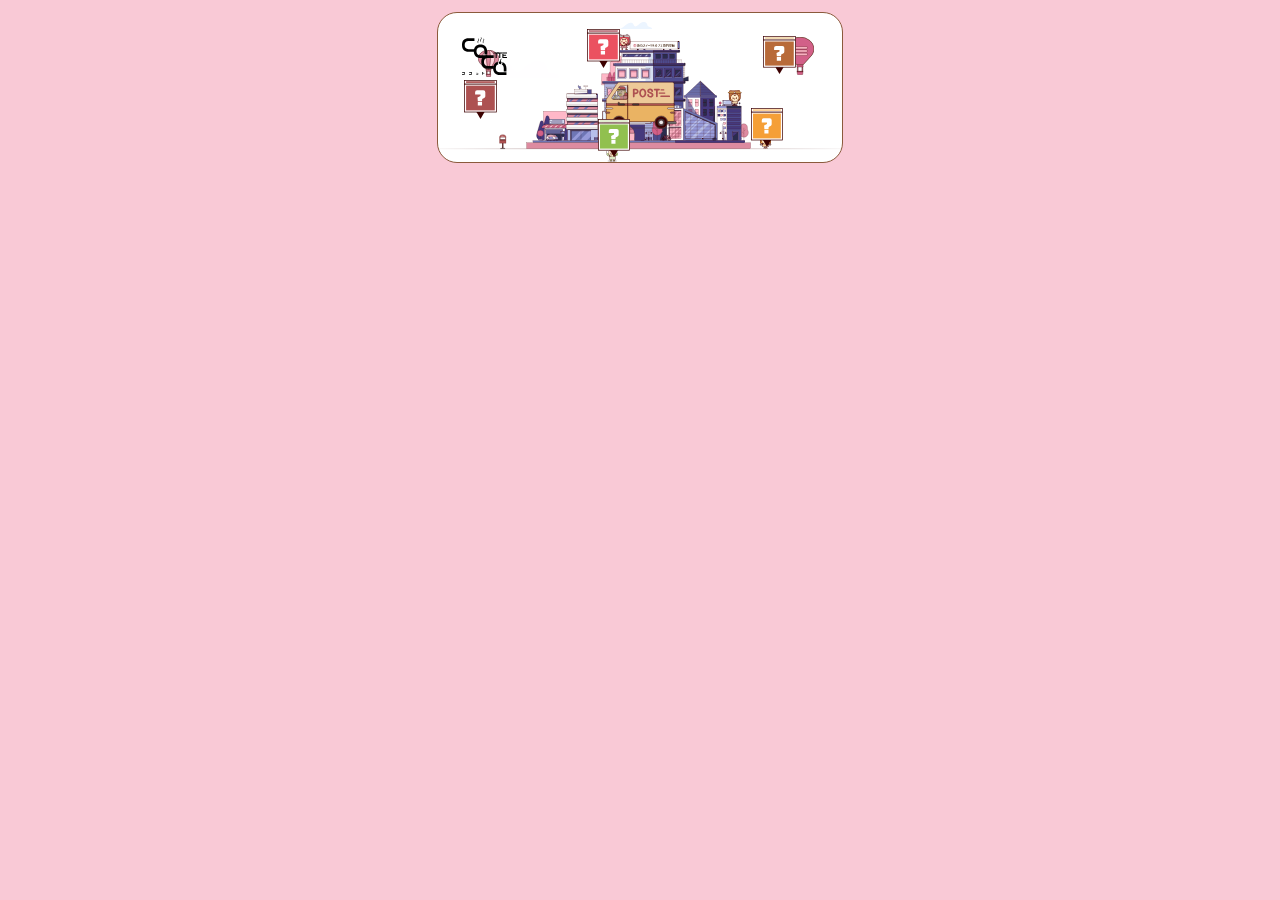
<file: index-pc.html>
<!DOCTYPE html>
<html lang="ja">
<head>
  <meta charset="UTF-8">
  <title>Cocotte Interactive</title>
  <link rel="stylesheet" href="./css/style-pc.css">


</head>







  <body>

<div class="wrapper">

    <!-- HERO -->
    <div class="hero">
        <div class="hero-top">
            <img src="img/phone/logo.svg" class="hero-logo">
            <img src="img/phone/menu.svg" class="hero-menu">
        </div>

        <img src="img/pc/bg-building.svg" class="bg">

        <img src="img/phone/cloud1.svg" class="cloud cloud-1">
        <img src="img/phone/cloud2.svg" class="cloud cloud-2">
        <img src="img/phone/cloud1.svg" class="cloud cloud-3">

        <img src="img/phone/balloon.svg" class="balloon balloon-1">

        <img src="img/phone/truck.svg" class="truck">

        <!-- QUESTION MARK -->
        <img src="img/phone/q-green.svg" class="qmark q-green" data-info="info1">
        <img src="img/phone/q-orange.svg" class="qmark q-orange" data-info="info2">
        <img src="img/phone/q-brown.svg" class="qmark q-brown" data-info="info3">
        <img src="img/phone/q-pink.svg" class="qmark q-pink" data-info="info4">
        <img src="img/phone/q-post.svg" class="qmark q-post" data-info="info5">
    </div>

</div>

</body>
</html>
</file>
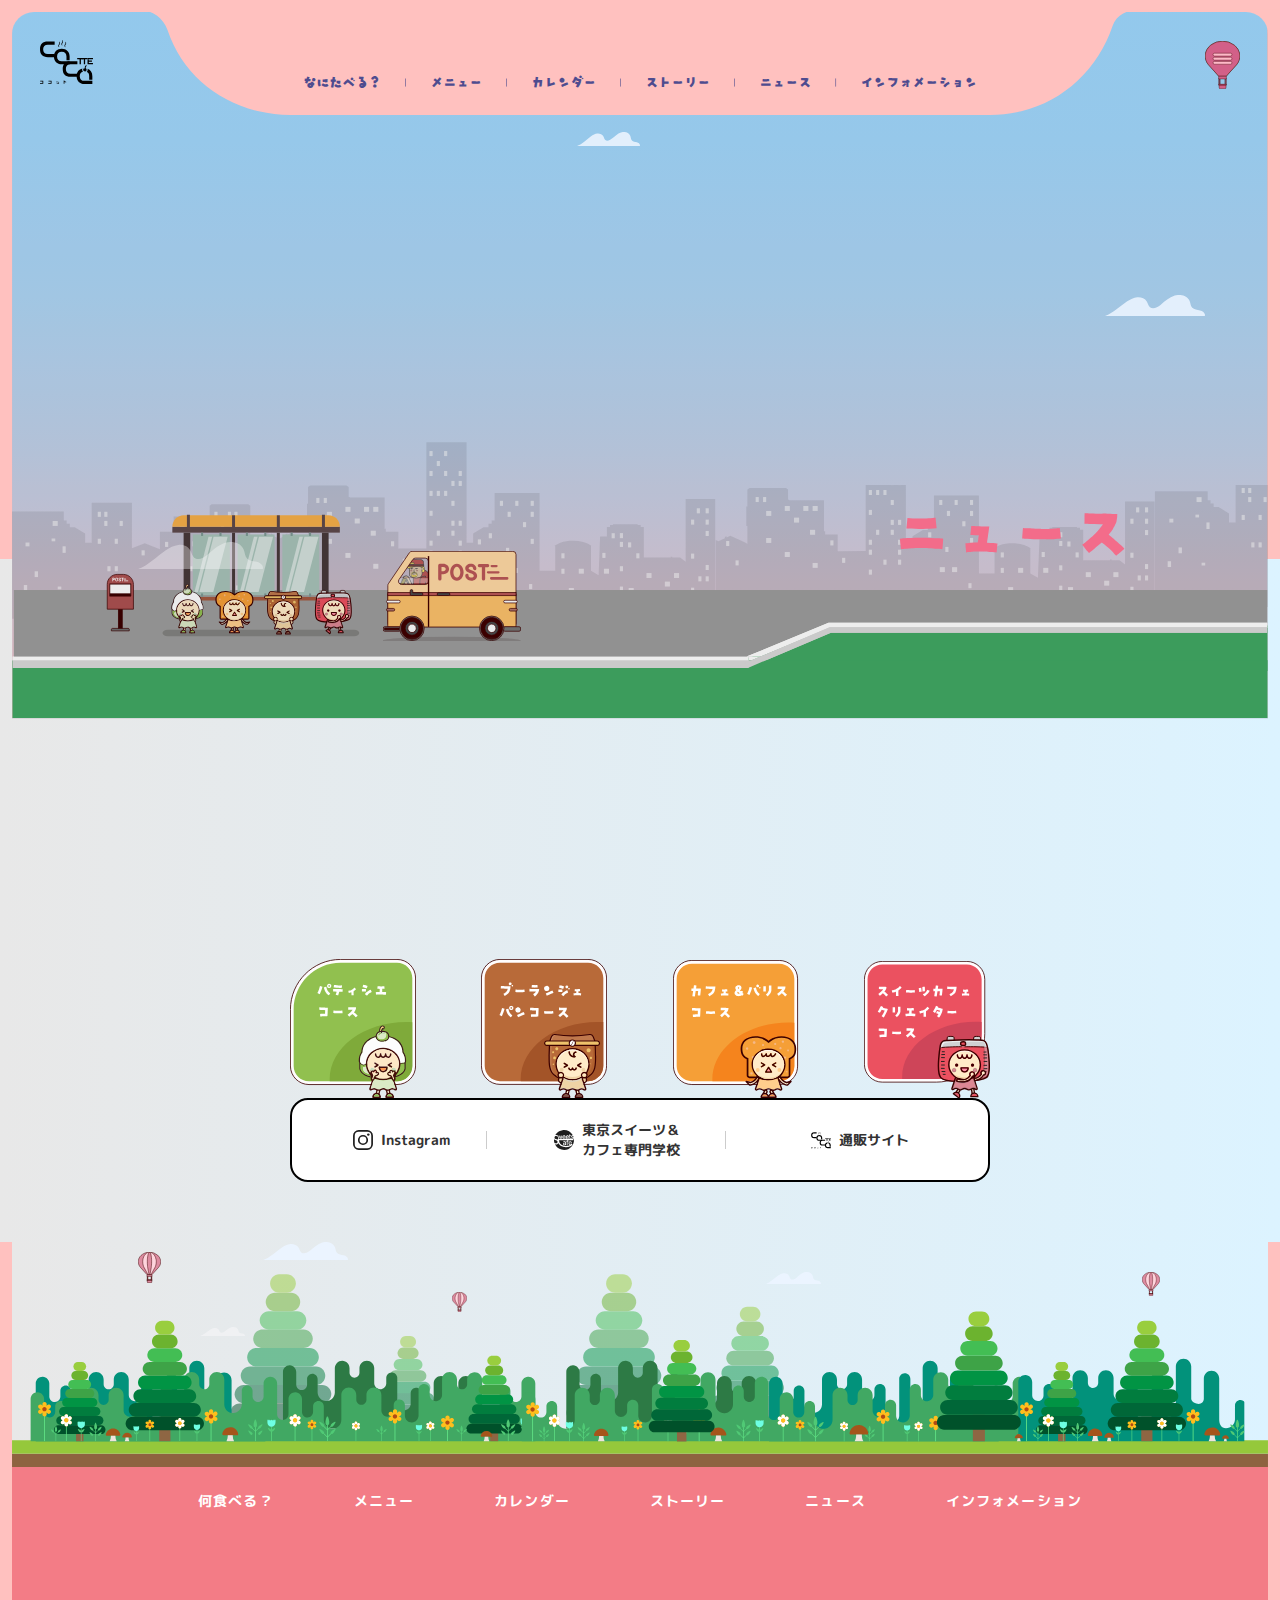
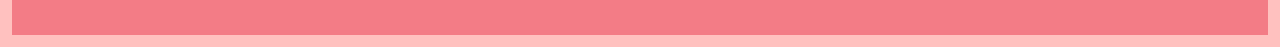
<file: news.html>
<!DOCTYPE html>
<html lang="ja">
<head>
  <meta charset="UTF-8">
  <meta name="viewport" content="width=device-width, initial-scale=1.0">
  <link rel="stylesheet" href="css/style-news.css">
  <title>Cocotte News</title>
</head>

<body>

<div class="wrapper">

<!-- =========================
      PC用ヘッダー（カーブメニュー）
========================= -->
<div class="pc-header">
  <div class="header-curve">
    <img src="img/pc/header-curve.svg" alt="Header curve">

    <div class="curve-menu-wrap">
      <nav class="curve-menu">
        <a href="original.html">なにたべる？</a>
        <span class="divider"></span>
        <a href="menu.html">メニュー</a>
        <span class="divider"></span>
        <a href="calendar.html">カレンダー</a>
        <span class="divider"></span>
        <a href="story.html">ストーリー</a>
        <span class="divider"></span>
        <a href="news.html">ニュース</a>
        <span class="divider"></span>
        <a href="info.html">インフォメーション</a>
      </nav>
    </div>
  </div>
</div>

<!-- =========================
      ヒーロートップ（ロゴ・メニューボタン）
========================= -->
<div class="hero-top">
  <a href="index.html" class="hero-logo-link">
    <img src="img/phone/logo.svg" class="hero-logo" alt="Cocotte Home">
  </a>
  <img src="img/phone/menu.svg" class="hero-menu" alt="menu">
</div>

<!-- =========================
      メインフレーム（ピンク枠）
========================= -->
<div class="pink-frame">

<section class="hero">
  <div class="hero-inner">

    <!-- HERO CLIP -->
    <div class="hero-clip">

      <!-- PC用背景 -->
      <div class="news-bg-pc"></div>

      <!-- スマホ用背景 -->
      <div class="hero-illust">
        <img src="img/phone/news-bg.svg" alt="news background">
      </div>

      <!-- 装飾 -->
      <img src="img/phone/cloud1.svg" class="hero-cloud cloud-1" alt="">
      <img src="img/phone/cloud2.svg" class="hero-cloud cloud-2" alt="">
      <img src="img/phone/cloud1.svg" class="hero-cloud cloud-3" alt="">
      <img src="img/phone/truck.svg" class="truck" alt="">

      <!-- サイドメニュー -->
      <div id="sideMenu" class="side-menu">
        <button id="closeMenu" class="menu-close">
          <img src="img/phone/menu-close.svg" alt="close">
        </button>

        <ul class="side-menu-list">
          <li class="row"><a href="original.html" class="main">なにたべる？</a></li>
          <li class="row"><a href="menu.html" class="main">メニュー</a></li>
          <li class="row"><a href="calendar.html" class="main">カレンダー</a></li>

          <li class="row">
            <div class="sub-wrap">
              <a href="story.html#concept" class="sub">コンセプト</a>
              <a href="story.html#school" class="sub">東京スイーツ＆カフェ学校</a>
              <a href="story.html#product" class="sub">商品詳細</a>
            </div>
            <a href="story.html" class="main">ストーリー</a>
          </li>

          
          <li class="row"><a href="news.html" class="main">ニュース</a></li>

          <li class="row">
            <div class="sub-wrap">
              <a href="info.html#gallery" class="sub">ギャラリー</a>
              <a href="info.html#access" class="sub">アクセス情報</a>
              <a href="info.html#feedback" class="sub">フィードバック</a>
            </div>
            <a href="info.html" class="main">インフォメーション</a>
          </li>
        </ul>
      </div>

      <!-- タイトル -->
      <div class="hero-title">
        <h1 class="title">ニュース</h1>
      </div>

    </div><!-- /hero-clip -->

    <!-- =========================
         ニュースサムネイルエリア
    ========================= -->
    <section class="news-thumb-area">
      <div class="news-thumb-track"></div>
    </section>

  </div>
</section>

<!-- =========================
       コンテンツエリア
========================= -->
<div class="story-wrap">

<!-- =========================
       コースパネル（グラデーション内）
========================= -->
<section class="course-panel">

  <div class="course-grid">
    <a href="menu.html#patisserie" class="course-card">
      <img src="img/phone/footer-chara-green.svg" alt="パティシエコース">
    </a>
    <a href="menu.html#barista" class="course-card">
      <img src="img/phone/footer-chara-brown.svg" alt="カフェ＆バリスタコース">
    </a>
    <a href="menu.html#bread" class="course-card">
      <img src="img/phone/footer-chara-orange.svg" alt="ブーランジェコース">
    </a>
    <a href="menu.html#creator" class="course-card">
      <img src="img/phone/footer-chara-pink.svg" alt="スイーツカフェクリエイターコース">
    </a>
  </div>

  <!-- 外部リンク -->
  <div class="course-links">
    <a href="https://www.instagram.com/cocotte__2025/" class="course-link" target="_blank" rel="noopener noreferrer">
      <img src="img/phone/footer-icon-1.svg" alt="">
      <span>Instagram</span>
    </a>

    <a href="https://www.sanko.ac.jp/tokyo-sweets" class="course-link" target="_blank" rel="noopener noreferrer">
      <img src="img/phone/footer-icon-2.svg" alt="">
      <span>東京スイーツ＆カフェ専門学校</span>
    </a>

    <a href="index-phone.html" class="course-link" target="_blank" rel="noopener noreferrer">
      <img src="img/phone/footer-icon-3.svg" alt="">
      <span>通販サイト</span>
    </a>
  </div>

</section>
</div>

<!-- =========================
       フッター装飾（グラデーション内）
========================= -->
<section class="story-section end">
  <div class="end-illust">
    <img src="img/phone/footer.svg" alt="">
  </div>

  <img src="img/phone/cloud1.svg" class="end-cloud cloud-1" alt="">
  <img src="img/phone/cloud2.svg" class="end-cloud cloud-2" alt="">
  <img src="img/phone/cloud1.svg" class="end-cloud cloud-3" alt="">
  <img src="img/phone/cloud2.svg" class="end-cloud cloud-4" alt="">

  <img src="img/phone/balloon.svg" class="end-balloon balloon-1" alt="">
  <img src="img/phone/balloon.svg" class="end-balloon balloon-2" alt="">
  <img src="img/phone/balloon.svg" class="end-balloon balloon-3" alt="">
</section>


<footer class="story-footer">
  <div class="footer-menu">
    <a href="original.html">何食べる？</a>
    <a href="menu.html">メニュー</a>
    <a href="calendar.html">カレンダー</a>
    <a href="story.html">ストーリー</a>
    <a href="news.html">ニュース</a>
    <a href="info.html">インフォメーション</a>
  </div>
</footer>

</div>
</div>

<script src="js/news.js"></script>
</body>
</html>
</file>
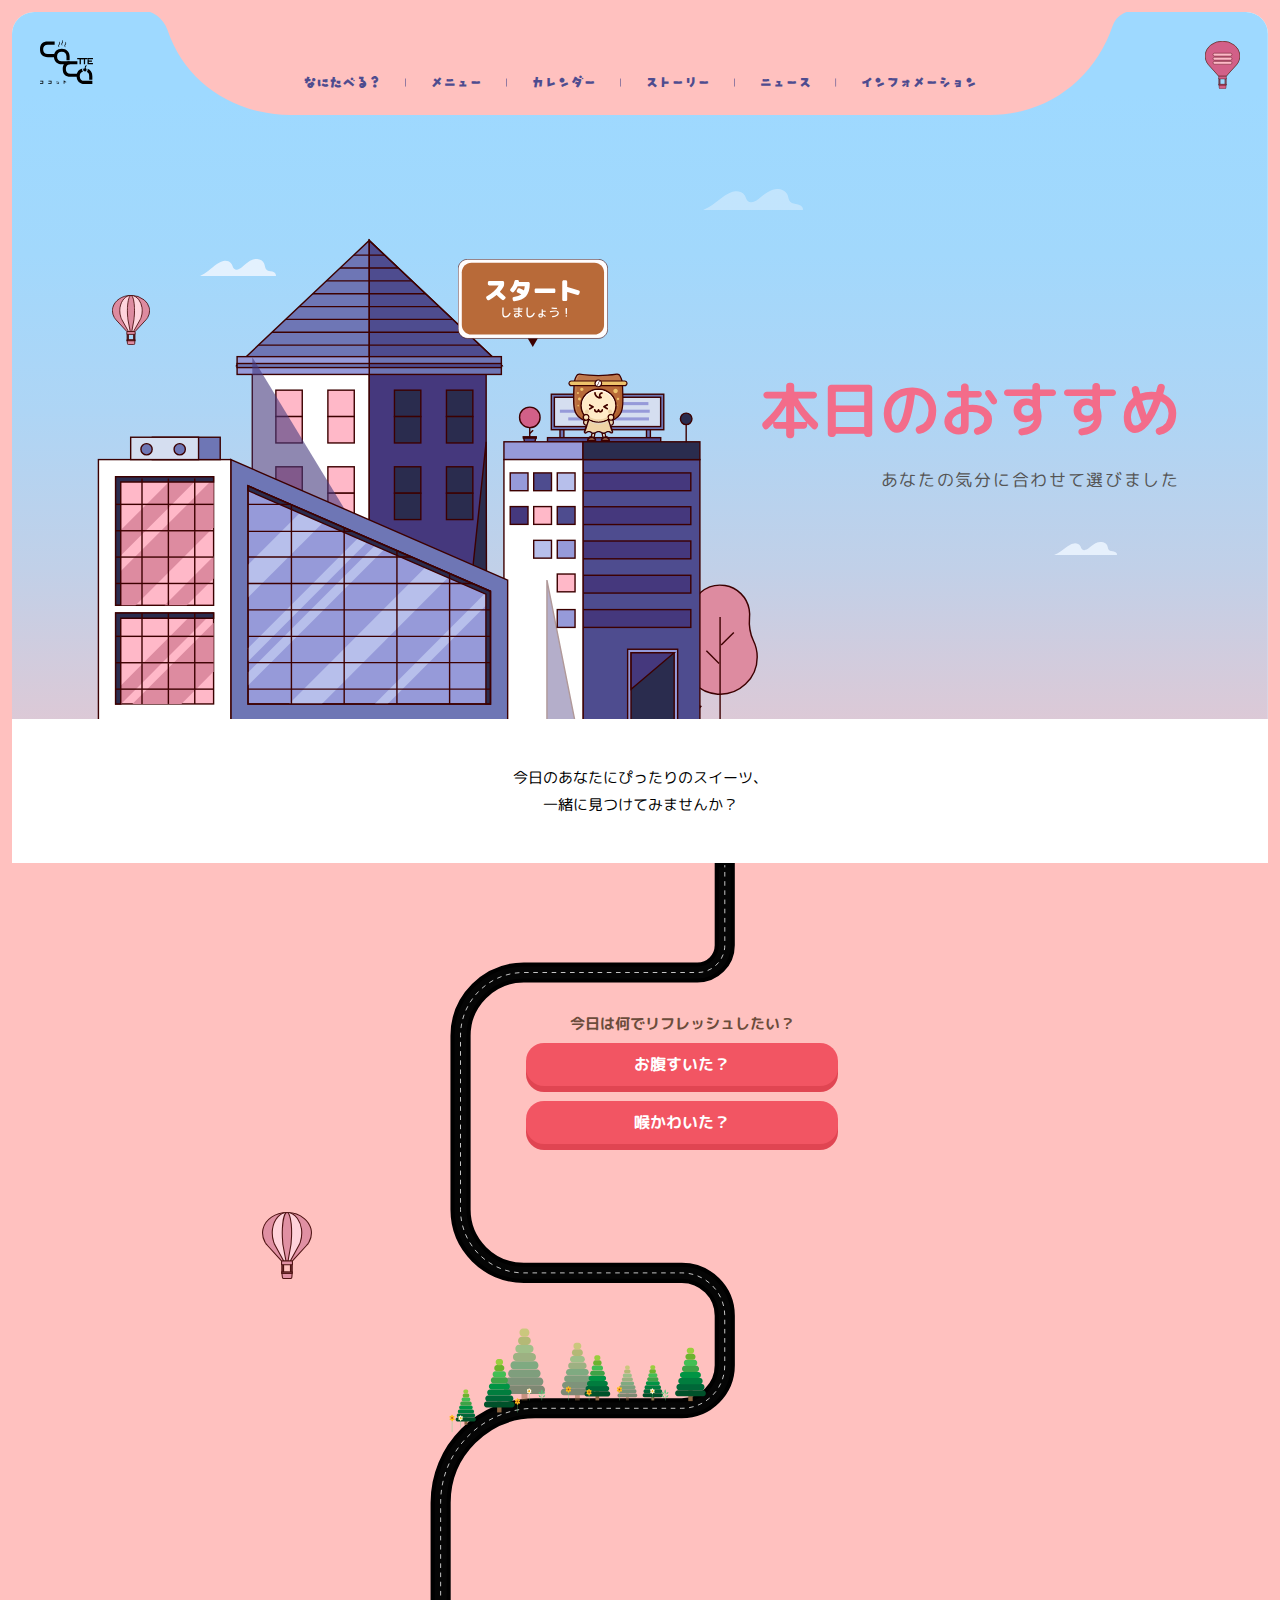
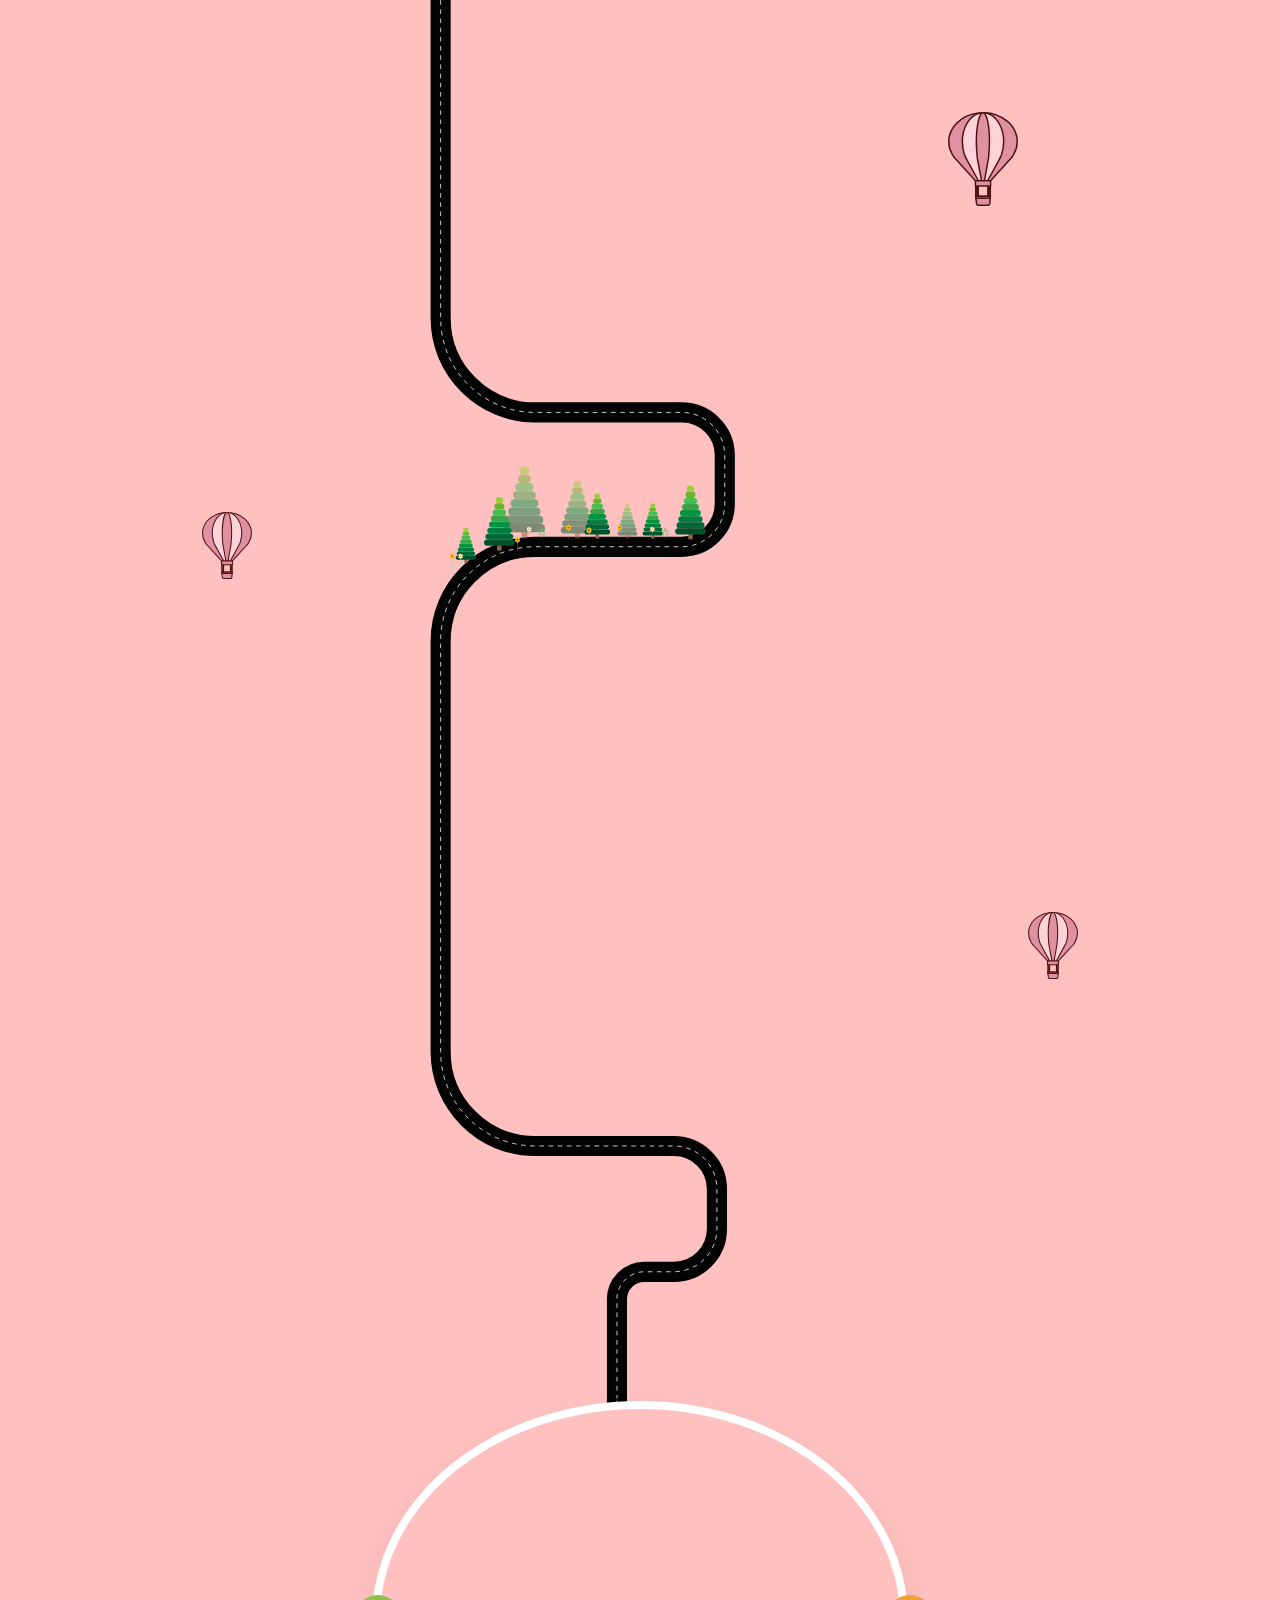
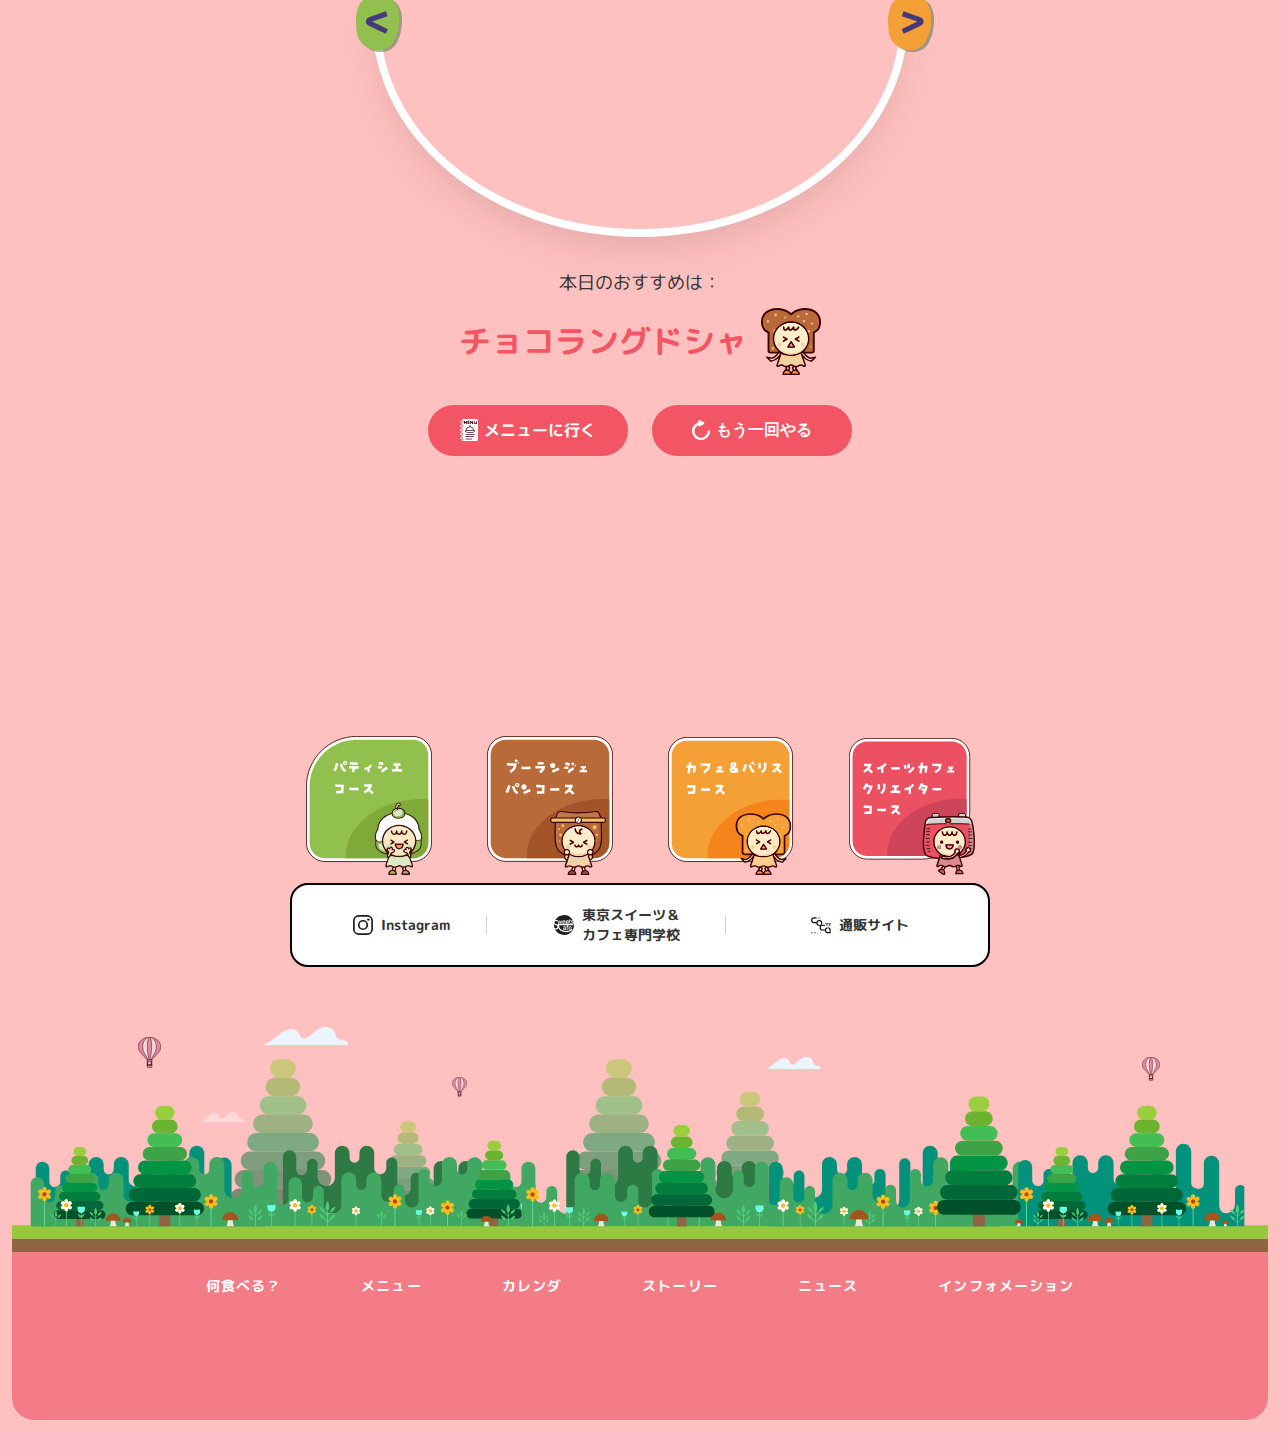
<file: original.html>
<!DOCTYPE html>
<html lang="ja">
<head>
  <meta charset="UTF-8">
  <meta name="viewport" content="width=device-width, initial-scale=1.0">
  <link rel="stylesheet" href="css/style-original.css">
  <title>Cocotte Original</title>
</head>

<body>
<div class="wrapper">

  <!-- =========================
       PC用ヘッダー
  ========================= -->
  <div class="pc-header">
      <div class="header-curve">
        <img src="img/pc/header-curve.svg" alt="Header curve">

        <div class="curve-menu-wrap">
          <nav class="curve-menu">
            <a href="original.html">なにたべる？</a>
            <span class="divider"></span>

            <a href="menu.html">メニュー</a>
            <span class="divider"></span>

            <a href="calendar.html">カレンダー</a>
            <span class="divider"></span>

            <a href="story.html">ストーリー</a>
            <span class="divider"></span>

            <a href="news.html">ニュース</a>
            <span class="divider"></span>

            <a href="info.html">インフォメーション</a>
          </nav>
        </div>
      </div>
    </div>

  <!-- =========================
       ヒーロートップ（ロゴ／メニュー）
  ========================= -->
  <div class="hero-top">
    <a href="index.html" class="hero-logo-link">
      <img src="img/phone/logo.svg" class="hero-logo" alt="Cocotte Home">
    </a>
    <img src="img/phone/menu.svg" class="hero-menu">
  </div>

  <!-- =========================
       メインフレーム（ピンク枠）
  ========================= -->
  <div class="pink-frame">

    
    <div class="hero-menu-wrap">

      
      <section class="hero">
        <div class="hero-inner">

          <div class="hero-clip">

            <!-- PC用背景 -->
            <div class="menu-bg-pc"></div>

            <!-- モバイル用背景 -->
            <div class="hero-illust">
              <img src="img/phone/ori-bg.svg" alt="">
            </div>

            <!-- 装飾 -->
            <img src="img/phone/cloud1.svg" class="cloud cloud-1">
            <img src="img/phone/cloud2.svg" class="cloud cloud-2">
            <img src="img/phone/cloud1.svg" class="cloud cloud-3">
            <img src="img/phone/balloon.svg" class="hero-balloon hero-balloon-1">

            <!-- サイドメニューパネル -->
            <div id="sideMenu" class="side-menu">
              <button id="closeMenu" class="menu-close">
                <img src="img/phone/menu-close.svg" alt="close">
              </button>

              <ul class="side-menu-list">
                <li class="row">
                  <a href="original.html" class="main">なにたべる？</a>
                </li>
                <li class="row">
                  <a href="menu.html" class="main">メニュー</a>
                </li>

                <li class="row">
                  <a href="calendar.html" class="main">カレンダー</a>
                </li>

                <li class="row">
                  <div class="sub-wrap">
                    <a href="story.html#concept" class="sub">コンセプト</a>
                    <a href="story.html#school" class="sub">東京スイーツ＆カフェ学校</a>
                    <a href="story.html#product" class="sub">商品詳細</a>
                  </div>
                  <a href="story.html" class="main">ストーリー</a>
                </li>

                

                <li class="row">
                  <a href="news.html" class="main">ニュース</a>
                </li>

                <li class="row">
                  <div class="sub-wrap">
                    <a href="info.html#gallery" class="sub">ギャラリー</a>
                    <a href="info.html#access" class="sub">アクセス情報</a>
                    <a href="info.html#feedback" class="sub">フィードバック</a>
                  </div>
                  <a href="info.html" class="main">インフォメーション</a>
                </li>
              </ul>
            </div>

            <div class="hero-title">
              <h1 class="title">本日のおすすめ</h1>
              <p class="sub">あなたの気分に合わせて選びました</p>
            </div>

            <button class="start-btn" id="startBtn">
              <img src="img/phone/ori-startbox.svg" alt="">
            </button>
          </div>

         
          <div class="whitebox">
            <p class="whitebox-text">
              今日のあなたにぴったりのスイーツ、<br>
              一緒に見つけてみませんか？
            </p>
          </div>

        </div>
        
      </section>

      
      <div class="menu-wrap">

        <img src="img/phone/balloon.svg" class="balloon balloon-2">
        <img src="img/phone/balloon.svg" class="balloon balloon-3">
        <img src="img/phone/balloon.svg" class="balloon balloon-4">
        <img src="img/phone/balloon.svg" class="balloon balloon-5">
        


        <div class="menu-page">
          <!-- =========================
             アンケート
          ========================= -->
          <section class="anketo">
            <div class="anketo-track">
            <!-- ROAD -->
            <img src="img/phone/anketo-road.svg" alt="anketo road">
            

            <div class="anketo-steps">

              <!-- Q1 -->
              <div class="anketo-step shown active"
                  data-question="q1"
                  style="--x:160px; --road-pos: 7;">
                <p class="question-text">今日は何でリフレッシュしたい？</p>
                <div class="answer-list">
                  <button class="answer-btn" data-value="a" data-next="q2-a">お腹すいた？</button>
                  <button class="answer-btn" data-value="b" data-next="q2-b">喉かわいた？</button>
                </div>
              </div>

              <!-- Q2 食べ物 -->
              <div class="anketo-step"
                  data-question="q2-a"
                  style="--x:160px; --road-pos: 27;">
                <p class="question-text">味の好みは？</p>
                <div class="answer-list">
                  <button class="answer-btn" data-value="a" data-next="q3">甘いものが食べたい</button>
                  <button class="answer-btn" data-value="b" data-next="q3">さっぱりしたものが食べたい</button>
                  <button class="answer-btn" data-value="c" data-next="q3"> 和の味で落ち着きたい</button>
                  <button class="answer-btn" data-value="d" data-next="q3"> 甘すぎないもの・軽く食べたい</button>
                  <button class="answer-btn" data-value="e" data-next="q3"> しっかり食事したい</button>

                
                </div>
              </div>

              <!-- Q3 -->
              <!-- ========== 食べ物 セット 1 ========== -->
              <div class="anketo-step"
                  data-question="q3-food-1"
                  style="--x:160px; --road-pos: 63;">
                <p class="question-text">今の気分に一番近いのはどれ？</p>
                <div class="answer-list">
                  <button class="answer-btn" data-value="a" data-next="q3-food-1">ほろ苦くて、しっかりした甘さ</button>
                  <button class="answer-btn" data-value="b" data-next="q3-food-1">甘酸っぱくて、後味がすっきり</button>
                  <button class="answer-btn" data-value="c" data-next="q3-food-1">ミルキーで、やさしい甘さ</button>
                  <button class="answer-btn" data-value="d" data-next="q3-food-1">香ばしくて、コクがある</button>

                </div>
              </div>

              <div class="anketo-step"
                  data-question="q4-food-1"
                  style="--x:160px; --road-pos: 64;">
                <p class="question-text">今日はどんな食べ方がいい？</p>
                <div class="answer-list">
                  <button class="answer-btn" data-value="a" data-next="result-food-1">クリームやなめらかさを楽しみたい</button>
                  <button class="answer-btn" data-value="b" data-next="result-food-1">しっとりした焼き菓子</button>
                  <button class="answer-btn" data-value="c" data-next="result-food-1">ずっしり満足感がほしい</button>

                </div>
              </div>

              <!-- ========== 食べ物 セット 2========== -->
              <div class="anketo-step"
                  data-question="q3-food-2"
                  style="--x:160px; --road-pos: 63;">
                <p class="question-text">今の気分に一番近いのはどれ？</p>
                <div class="answer-list">
                  <button class="answer-btn" data-value="a" data-next="q3-food-2">フルーティーで、自然な甘さ</button>
                  <button class="answer-btn" data-value="b" data-next="q3-food-2">甘酸っぱくて、すっきり</button>
                  <button class="answer-btn" data-value="c" data-next="q3-food-2">酸味があって、少し大人っぽい</button>
                  <button class="answer-btn" data-value="d" data-next="q3-food-2">やさしくて、なめらか</button>
                </div>
              </div>

              <div class="anketo-step"
                  data-question="q4-food-2"
                  style="--x:160px; --road-pos: 64;">
                <p class="question-text">今日はどんな食べ方がいい？</p>
                <div class="answer-list">
                  <button class="answer-btn" data-value="a" data-next="result-food-2">ひんやり・冷たい</button>
                  <button class="answer-btn" data-value="b" data-next="result-food-2">フォークでデザート感</button>
                  <button class="answer-btn" data-value="c" data-next="result-food-2">クレープで軽く</button>

                </div>
                </div>
              </div>



              <!-- ========== 食べ物 セット 3 ========== -->
              <div class="anketo-step"
                  data-question="q3-food-3"
                  style="--x:160px; --road-pos:63;">
                <p class="question-text">今の気分に一番近いのはどれ？</p>
                <div class="answer-list">
                  <button class="answer-btn" data-value="a" data-next="result-food-3">
                    抹茶の香りを、<br>サクッと楽しみたい
                  </button>
                  <button class="answer-btn" data-value="b" data-next="result-food-3">
                    抹茶で、<br>少し食べごたえがほしい
                  </button>
                  <button class="answer-btn" data-value="c" data-next="result-food-3">
                    甘くて、<br>ちょっと特別感がほしい
                  </button>
                </div>
              </div>


              <!-- ========== 食べ物 セット 4 ========== -->
              <div class="anketo-step"
                data-question="q3-food-4"
                style="--x:160px; --road-pos: 63;">
                <p class="question-text">今の気分に一番近いのはどれ？</p>
                <div class="answer-list">
                  <button class="answer-btn" data-value="a" data-next="result-food-4">香ばしくて、素朴な甘さ</button>
                  <button class="answer-btn" data-value="b" data-next="result-food-4">サクッと軽く、間食向き</button>
                  <button class="answer-btn" data-value="c" data-next="result-food-4">パンとして、しっかり食べたい</button>
                  <button class="answer-btn" data-value="d" data-next="result-food-4">ちょっとリッチで、特別感</button>
                  <button class="answer-btn" data-value="e" data-next="result-food-4">細長くて、つまみやすい焼き菓子</button>
                </div>
              </div>

              <!-- ========== 食べ物 セット 5 ========== -->
              <div class="anketo-step"
                data-question="q3-food-5"
                style="--x:160px; --road-pos: 63;">
                <p class="question-text">今の気分に一番近いのはどれ？</p>
                <div class="answer-list">
                  <button class="answer-btn" data-next="result-food-5">サッと食べたい</button>
                  <button class="answer-btn" data-next="result-food-5">軽めだけど食事感がほしい</button>
                  <button class="answer-btn" data-next="result-food-5">ごはん系でしっかり食べたい</button>
                  <button class="answer-btn" data-next="result-food-5">こってりしたものが食べたい</button>
                  <button class="answer-btn" data-next="result-food-5">肉料理でスタミナをつけたい</button>
                </div>
              </div>

              <!-- ========== ドリンク セット ========== -->
              <div class="anketo-step"
                  data-question="q2-drink"
                  style="--x:160px; --road-pos: 28;">
                <p class="question-text">今の気分に一番近いのはどれ？</p>
                <div class="answer-list">
                  <button class="answer-btn" data-value="a" data-next="q3-drink">
                   さっぱりして、喉を潤したい
                  </button>
                  <button class="answer-btn" data-value="b" data-next="q3-drink">
                    目を覚ましたい
                  </button>
                  <button class="answer-btn" data-value="c" data-next="q3-drink">
                    やさしく落ち着きたい
                  </button>
                  <button class="answer-btn" data-value="d" data-next="q3-drink">
                    冷たくてデザート感がほしい
                  </button>
                </div>
              </div>

              
              <div class="anketo-step"
                  data-question="q3-drink"
                  style="--x:160px; --road-pos: 64;">
                <p class="question-text">今はどんな飲み心地がいい？</p>
                <div class="answer-list">
                  <button class="answer-btn" data-value="a" data-next="result-drink">
                    軽くてすっきり
                  </button>
                  <button class="answer-btn" data-value="b" data-next="result-drink">
                    ほどよくコクがある
                  </button>
                </div>
              </div>


          </section>

            

          <!-- =========================
               結果表示
          ========================= -->
          <section class="result">
              <div class="result-circle-wrap">
                <button class="result-nav prev">
                  <img src="img/phone/menu-arrow-left.svg">
                </button>

                <div class="result-circle" id="menuImage"></div>

                <button class="result-nav next">
                  <img src="img/phone/menu-arrow-right.svg">
                </button>
              </div>

              <p class="result-sub">本日のおすすめは：</p>

              <div class="result-main">
                <span class="result-name">チョコラングドシャ</span>
                <img src="img/phone/chara-brown.svg" class="result-mascot">
              </div>

              <div class="result-actions">
                <a href="menu.html" class="result-btn">
                  <img src="img/phone/ori-button-2.svg" class="btn-icon">
                  メニューに行く
                </a>

                <button class="result-btn retry">
                  <img src="img/phone/ori-button-1.svg" class="btn-icon">
                  もう一回やる
                </button>
              </div>
          </section>

          
        </div>
        <!-- =========================
             コースパネル
        ========================= -->
        <section class="course-panel">

          <div class="course-grid">
            <a href="menu.html#patisserie" class="course-card" data-course="patisserie">
              <img src="img/phone/footer-chara-green.svg" alt="パティシエコース">
            </a>

            <a href="menu.html#barista" class="course-card" data-course="barista">
              <img src="img/phone/footer-chara-brown.svg" alt="カフェ＆バリスタコース">
            </a>

            <a href="menu.html#bread" class="course-card" data-course="bread">
              <img src="img/phone/footer-chara-orange.svg" alt="ブーランジェコース">
            </a>

            <a href="menu.html#creator" class="course-card" data-course="creator">
              <img src="img/phone/footer-chara-pink.svg" alt="スイーツカフェクリエイターコース">
            </a>
          </div>


          <div class="course-links">

            <a href="https://www.instagram.com/cocotte__2025/" 
              class="course-link"
              target="_blank"
              rel="noopener noreferrer">
              <img src="img/phone/footer-icon-1.svg" alt="">
              <span>Instagram</span>
            </a>

            <a href="https://www.sanko.ac.jp/tokyo-sweets" 
              class="course-link"
              target="_blank"
              rel="noopener noreferrer">
              <img src="img/phone/footer-icon-2.svg" alt="">
              <span>東京スイーツ＆カフェ専門学校</span>
            </a>

            <a href="index-phone.html" 
              class="course-link"
              target="_blank"
              rel="noopener noreferrer">
              <img src="img/phone/footer-icon-3.svg" alt="">
              <span>通販サイト</span>
            </a>

          </div>
        </section>
       
        <section class="story-section end">
          <div class="end-illust">
            <img src="img/phone/footer.svg" alt="">
          </div>

          <img src="img/phone/cloud1.svg" class="end-cloud cloud-1">
          <img src="img/phone/cloud2.svg" class="end-cloud cloud-2">
          <img src="img/phone/cloud1.svg" class="end-cloud cloud-3">
          <img src="img/phone/cloud2.svg" class="end-cloud cloud-4">

          <img src="img/phone/balloon.svg" class="end-balloon end-balloon-1">
          <img src="img/phone/balloon.svg" class="end-balloon end-balloon-2">
          <img src="img/phone/balloon.svg" class="end-balloon end-balloon-3">
        </section>
      
        

      </div>
    
    <footer class="story-footer">
      <div class="footer-menu">
        <a href="original.html">何食べる？</a>
        <a href="menu.html">メニュー</a>
        <a href="calendar.html">カレンダ</a>
        <a href="story.html">ストーリー</a>
        <a href="news.html">ニュース</a>
        <a href="info.html">インフォメーション</a>

      </div>
    </footer>

  </div>
</div>


<script src="js/original.js"></script>
</body>
</html>
</file>
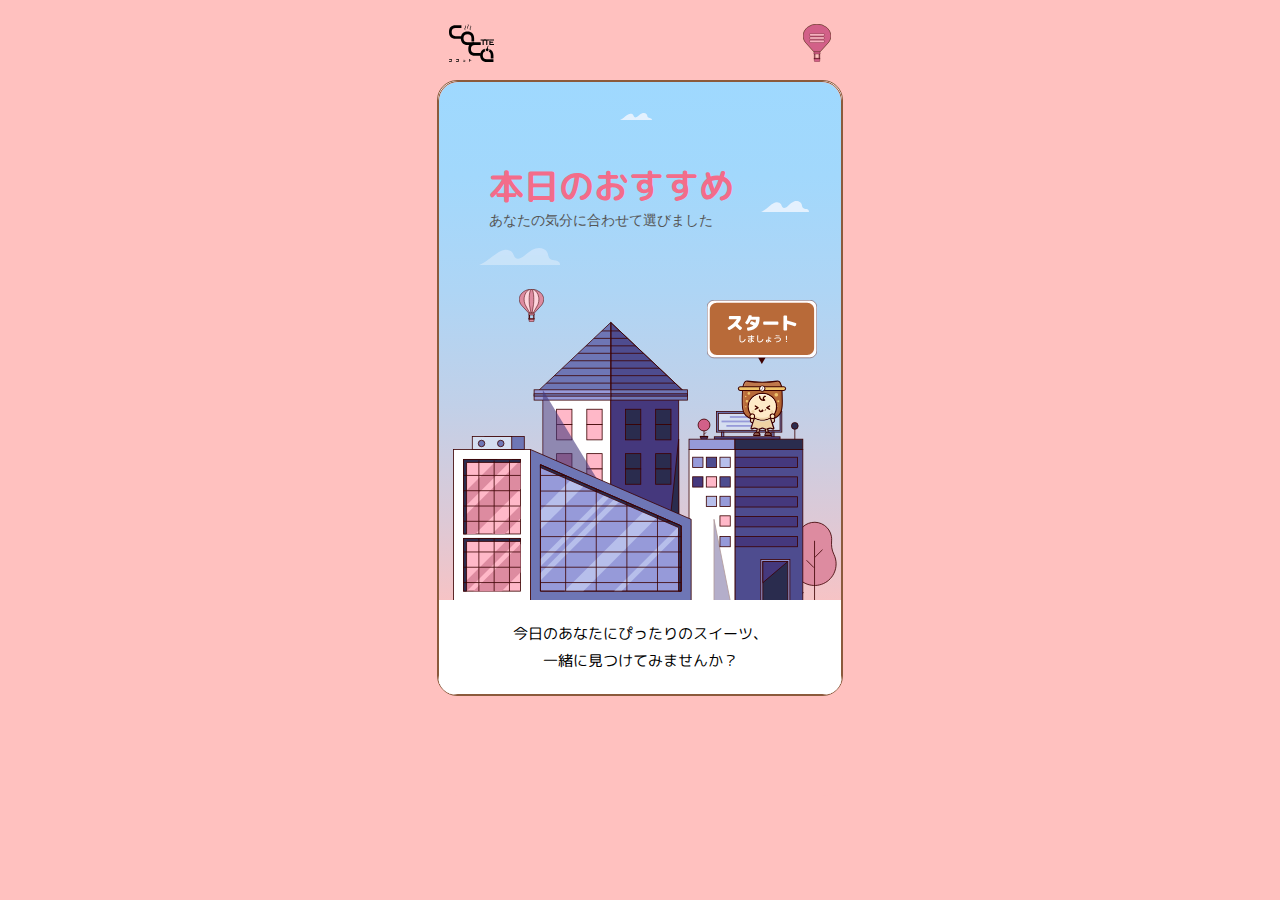
<file: original1.html>
<!DOCTYPE html>
<html lang="ja">
<head>
  <meta charset="UTF-8">
  <meta name="viewport" content="width=device-width, initial-scale=1.0">
  <link rel="stylesheet" href="css/style-original1.css">
  <title>Cocotte Original Contents</title>
</head>

<body>

<div class="wrapper">

  <!-- HERO TOP -->
  <div class="hero-top">
    <img src="img/phone/logo.svg" class="hero-logo">
    <img src="img/phone/menu.svg" class="hero-menu">
  </div>

  <!-- HERO -->
  <section class="hero">
    <div class="hero-inner">

      <!-- HERO CLIP -->
      <div class="hero-clip">
        <div class="hero-illust">
          <img src="img/phone/ori-bg.svg" alt="ori background">
        </div>

        <img src="img/phone/cloud1.svg" class="cloud cloud-1">
        <img src="img/phone/cloud2.svg" class="cloud cloud-2">
        <img src="img/phone/cloud1.svg" class="cloud cloud-3">
        <img src="img/phone/balloon.svg" class="balloon balloon-1">

        <div class="hero-title">
          <h1 class="title">本日のおすすめ</h1>
          <p class="sub">あなたの気分に合わせて選びました</p>
        </div>

        <button class="start-btn" id="startBtn">
          <img src="img/phone/ori-startbox.svg" alt="ori startbox">
        </button>
      </div>
      <!-- /hero-clip -->

      <!-- WHITEBOX -->
      <div class="whitebox">
        <p class="whitebox-text">
          今日のあなたにぴったりのスイーツ、<br>
          一緒に見つけてみませんか？
        </p>
      </div>

      


          <!-- ========== FOOD SET 3 ========== -->
          <div class="anketo-step"
            data-question="q3-food-3"
            style="--x:150px; --road-pos: 69;">
          <p class="question-text">今の気分に一番近いのはどれ？</p>
          <div class="answer-list">
            <button class="answer-btn" data-next="result-food-3">
              抹茶の香りを、<br>サクッと楽しみたい
            </button>
            <button class="answer-btn" data-next="result-food-3">
              抹茶で、<br>少し食べごたえがほしい
            </button>
            <button class="answer-btn" data-next="result-food-3">
              甘くて、<br>ちょっと特別感がほしい
            </button>
          </div>
        </div>


        <!-- ========== FOOD SET 4 ========== -->
        <div class="anketo-step"
          data-question="q3-food-4"
          style="--x:150px; --road-pos: 68;">
        <p class="question-text">今の気分に一番近いのはどれ？</p>
        <div class="answer-list">
          <button class="answer-btn" data-next="result-food-4">香ばしくて、素朴な甘さ</button>
          <button class="answer-btn" data-next="result-food-4">サクッと軽く、間食向き</button>
          <button class="answer-btn" data-next="result-food-4">パンとして、しっかり食べたい</button>
          <button class="answer-btn" data-next="result-food-4">ちょっとリッチで、特別感</button>
          <button class="answer-btn" data-next="result-food-4">細長くて、つまみやすい焼き菓子</button>
        </div>
      </div>

           <!-- ========== FOOD SET 5 ========== -->
          <div class="anketo-step"
            data-question="q3-food-5"
            style="--x:150px; --road-pos: 68;">
          <p class="question-text">今の気分に一番近いのはどれ？</p>
          <div class="answer-list">
            <button class="answer-btn" data-next="result-food-5">サッと食べたい</button>
            <button class="answer-btn" data-next="result-food-5">軽めだけど食事感がほしい</button>
            <button class="answer-btn" data-next="result-food-5">ごはん系でしっかり食べたい</button>
            <button class="answer-btn" data-next="result-food-5">こってりしたものが食べたい</button>
            <button class="answer-btn" data-next="result-food-5">肉料理でスタミナをつけたい</button>
          </div>
        </div>

         

        </div>
      </section>


      <!-- /anketo -->

      <div class="hero-end"></div>

    </div>
    
  </section>

  
  <!-- /hero -->

</div>

<script src="js/original1.js"></script>
</body>
</html>
</file>
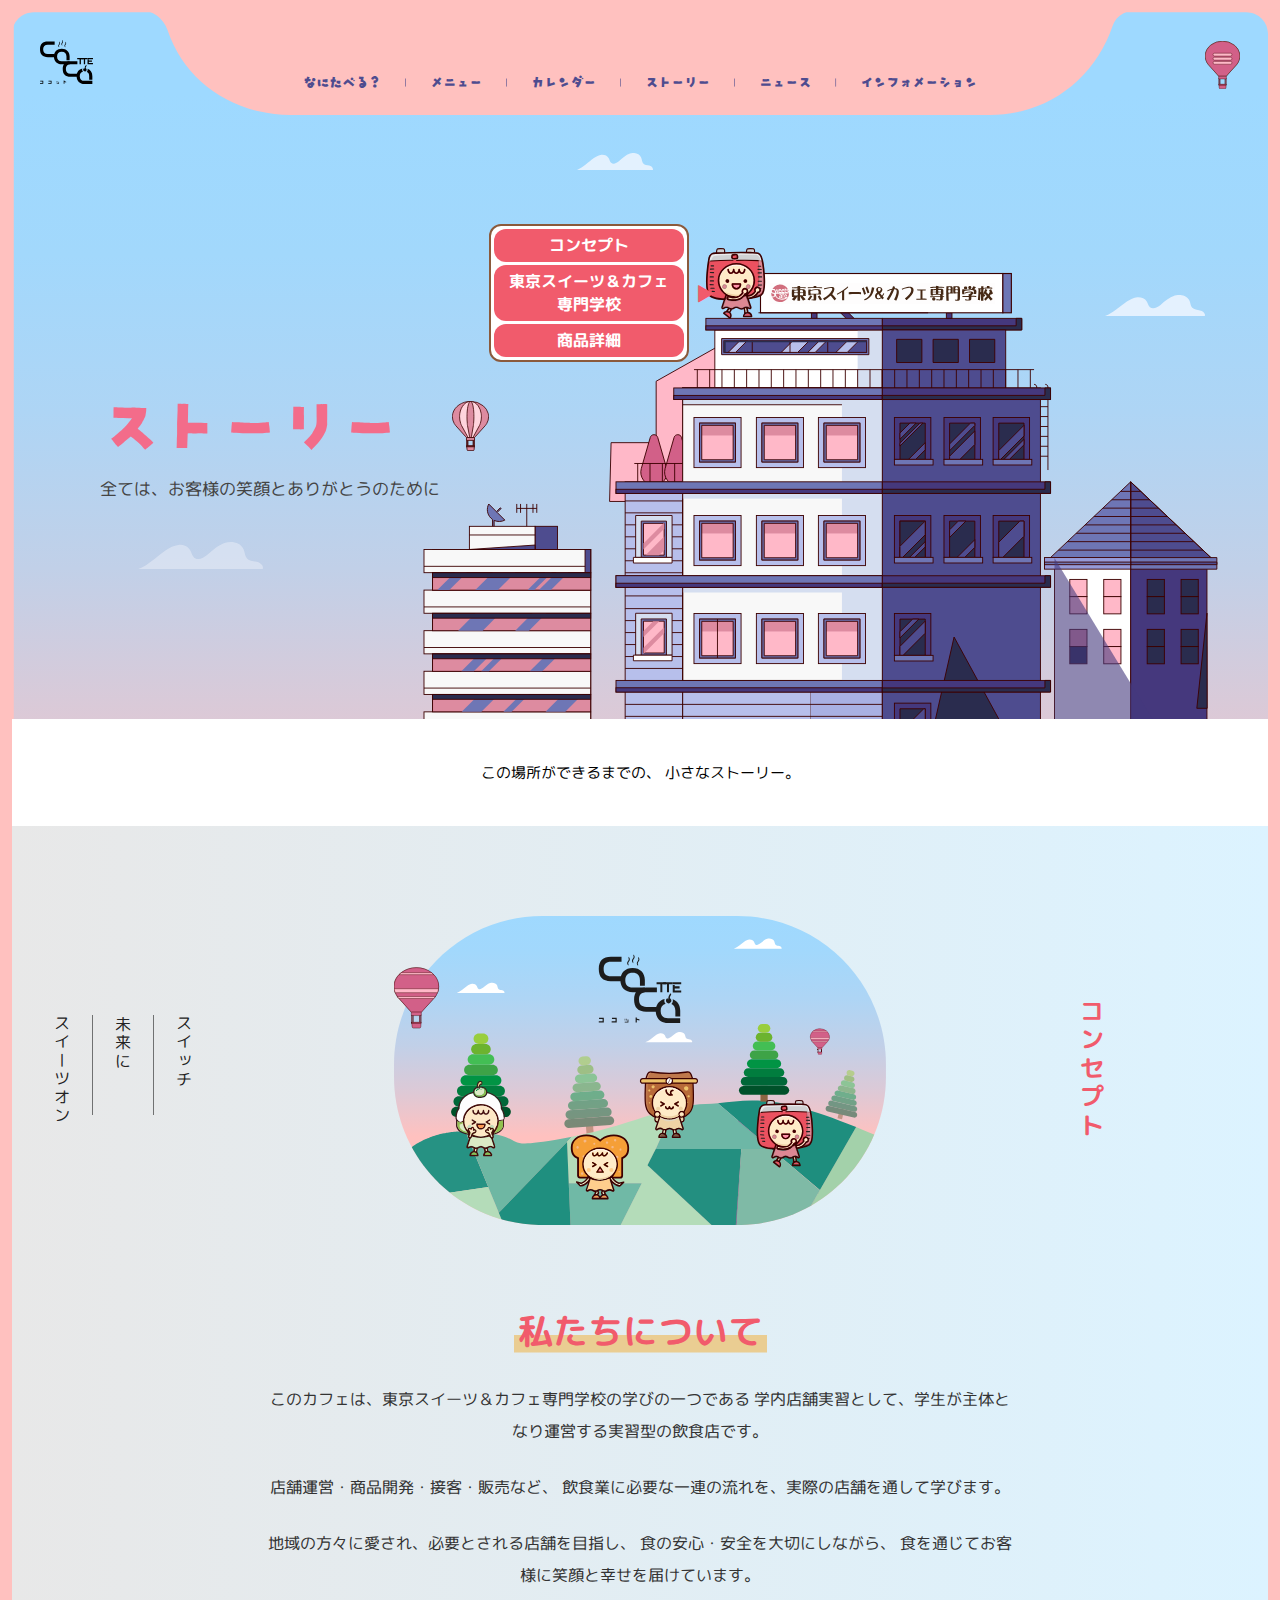
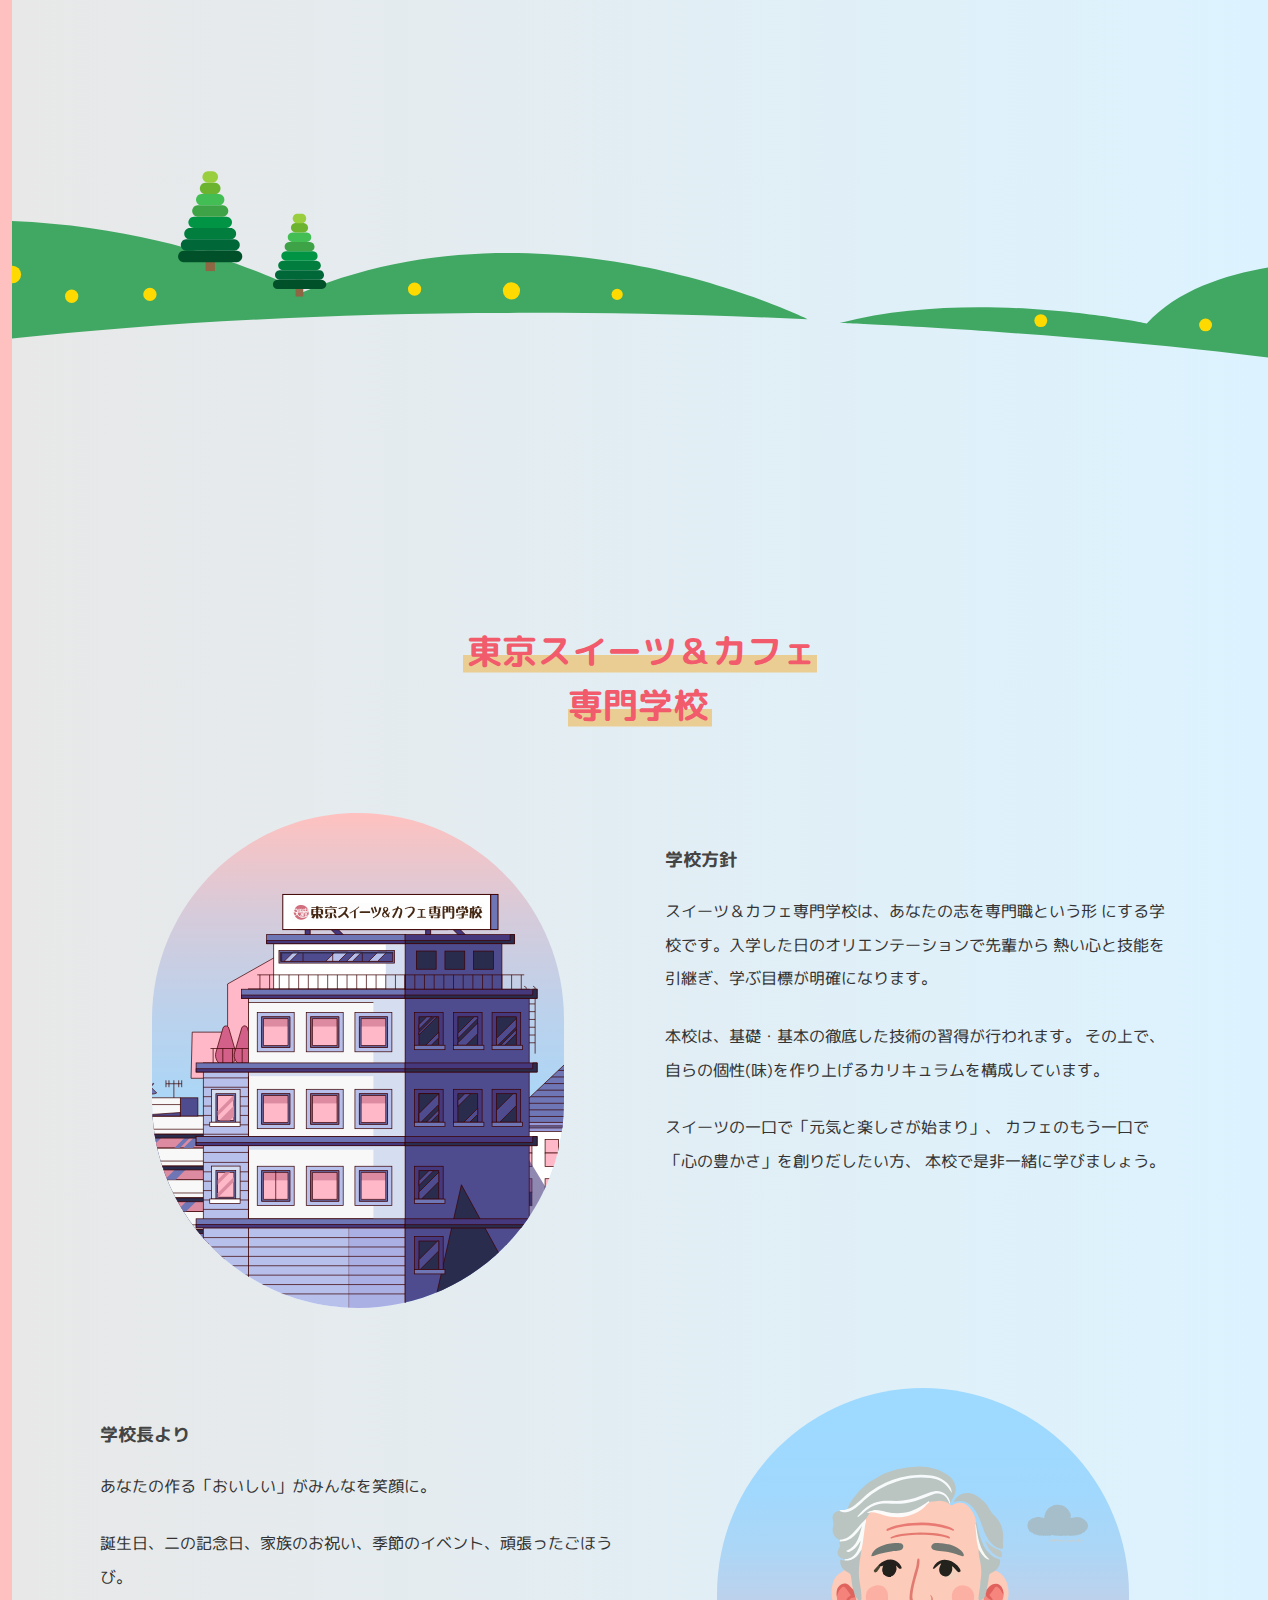
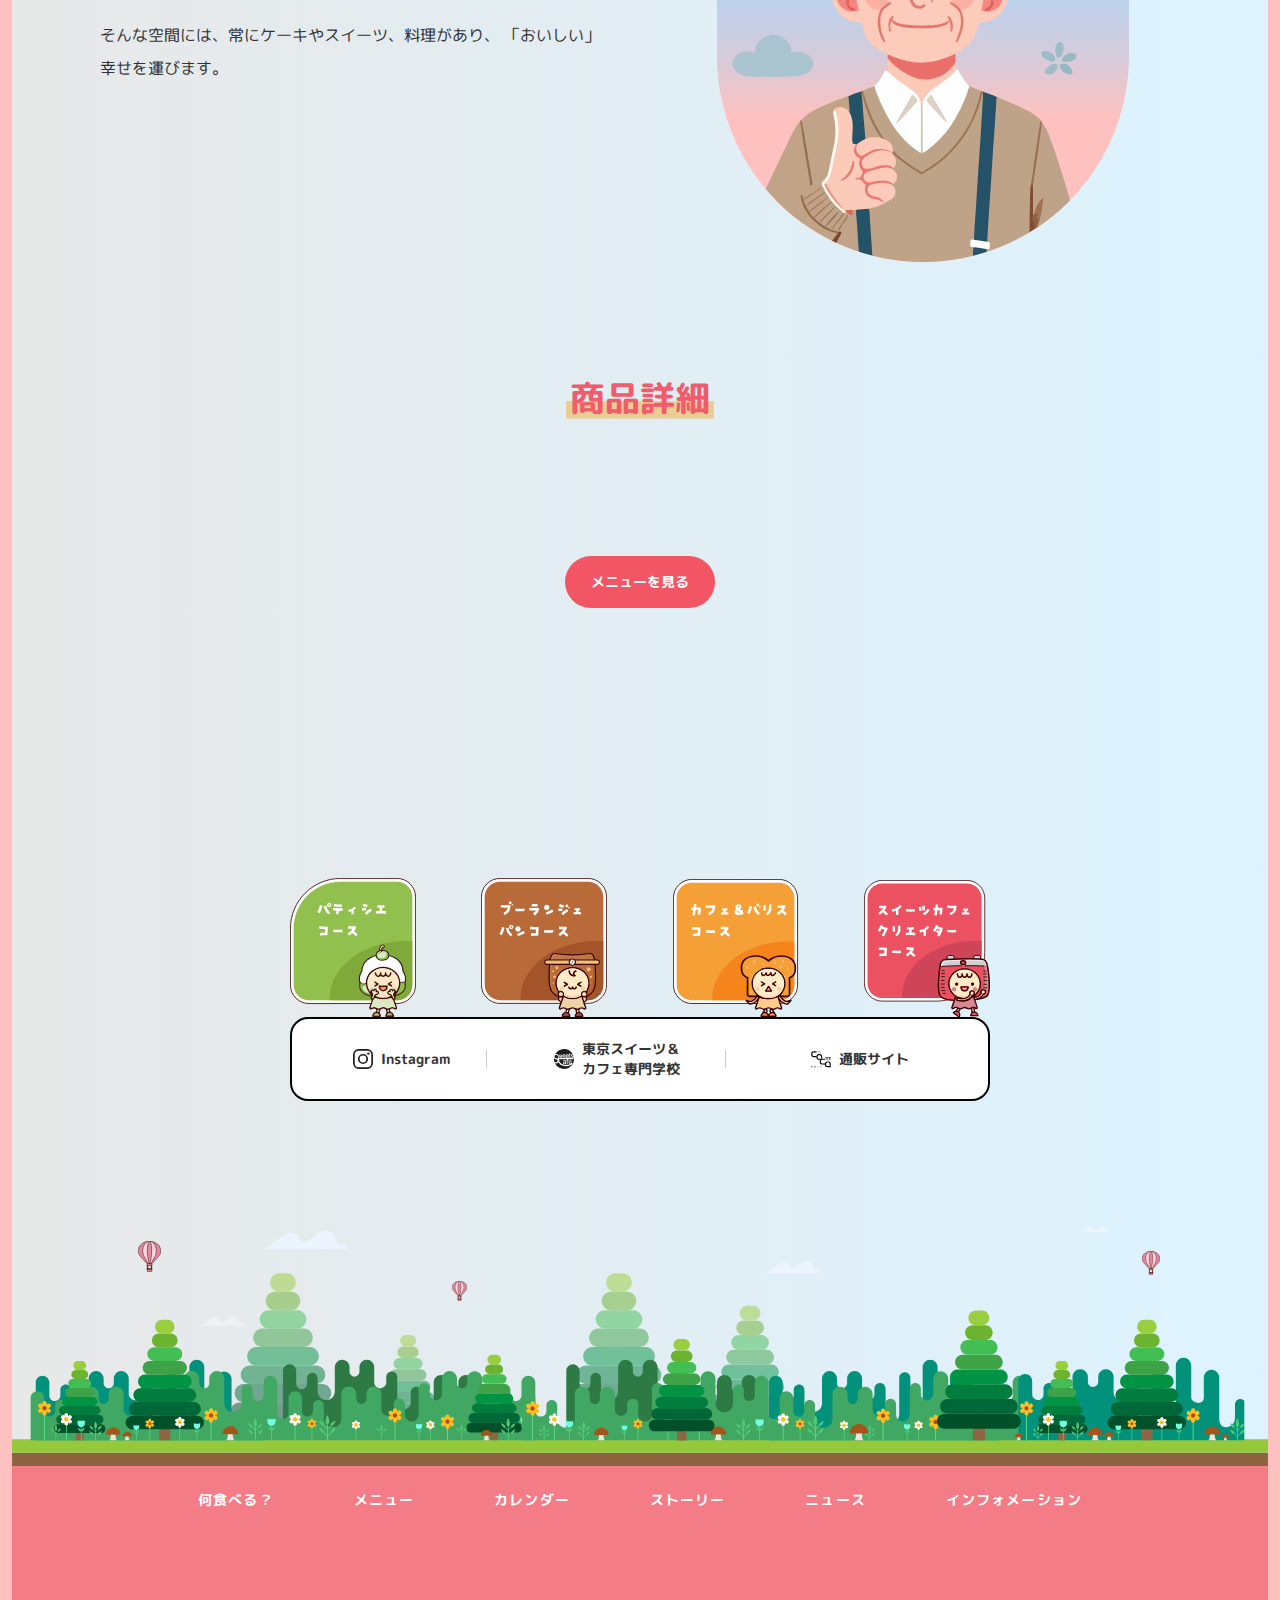
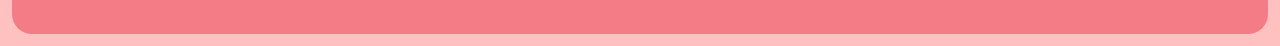
<file: story.html>
<!DOCTYPE html>
<html lang="ja">
<head>
  <meta charset="UTF-8">
  <meta name="viewport" content="width=device-width, initial-scale=1.0">
  <link rel="stylesheet" href="css/style-story.css">
  <title>Cocotte Story</title>
</head>

<body>
  <div class="wrapper">

    <!-- =========================
         PC用ヘッダー
    ========================= -->
    <div class="pc-header">
      <div class="header-curve">
        <img src="img/pc/header-curve.svg" alt="Header curve">

        <div class="curve-menu-wrap">
          <nav class="curve-menu">
            <a href="original.html">なにたべる？</a>
            <span class="divider"></span>

            <a href="menu.html">メニュー</a>
            <span class="divider"></span>

            <a href="calendar.html">カレンダー</a>
            <span class="divider"></span>

            <a href="story.html">ストーリー</a>
            <span class="divider"></span>

            <a href="news.html">ニュース</a>
            <span class="divider"></span>

            <a href="info.html">インフォメーション</a>
          </nav>
        </div>
      </div>
    </div>

    <!-- =========================
         ヒーロートップ（ロゴ・メニュー）
    ========================= -->
    <div class="hero-top">
      <a href="index.html" class="hero-logo-link">
        <img src="img/phone/logo.svg" class="hero-logo" alt="Cocotte Home">
      </a>
      <img src="img/phone/menu.svg" class="hero-menu">
    </div>

    <!-- =========================
         メインフレーム
    ========================= -->
    <div class="pink-frame">

      <!-- =========================
           ヒーローセクション
      ========================= -->
      <section class="hero">
        <div class="hero-inner">

          <!-- ヒーロー表示領域 -->
          <div class="hero-clip">

            <!-- PC用背景 -->
            <div class="story-bg-pc"></div>

            <!-- スマホ用背景 -->
            <div class="hero-illust">
              <img src="img/phone/story-bg.svg" alt="story background">
            </div>

            <!-- 装飾（雲・気球） -->
            <img src="img/phone/cloud1.svg" class="hero-cloud cloud-1">
            <img src="img/phone/cloud2.svg" class="hero-cloud cloud-2">
            <img src="img/phone/cloud1.svg" class="hero-cloud cloud-3">
            <img src="img/phone/balloon.svg" class="hero-balloon balloon-1">

            <!-- タイトル -->
            <div class="hero-title">
              <h1 class="title">ストーリー</h1>
              <p class="sub">全ては、お客様の笑顔とありがとうのために</p>
            </div>

            <!-- サイドメニューパネル -->
            <div id="sideMenu" class="side-menu">
              <button id="closeMenu" class="menu-close">
                <img src="img/phone/menu-close.svg" alt="close">
              </button>

              <ul class="side-menu-list">
                <li class="row">
                  <a href="original.html" class="main">なにたべる？</a>
                </li>
                <li class="row">
                  <a href="menu.html" class="main">メニュー</a>
                </li>

                <li class="row">
                  <a href="calendar.html" class="main">カレンダー</a>
                </li>

                <li class="row">
                  <div class="sub-wrap">
                    <a href="story.html#concept" class="sub">コンセプト</a>
                    <a href="story.html#school" class="sub">東京スイーツ＆カフェ学校</a>
                    <a href="story.html#product" class="sub">商品詳細</a>
                  </div>
                  <a href="story.html" class="main">ストーリー</a>
                </li>

                

                <li class="row">
                  <a href="news.html" class="main">ニュース</a>
                </li>

                <li class="row">
                  <div class="sub-wrap">
                    <a href="info.html#gallery" class="sub">ギャラリー</a>
                    <a href="info.html#access" class="sub">アクセス情報</a>
                    <a href="info.html#feedback" class="sub">フィードバック</a>
                  </div>
                  <a href="info.html" class="main">インフォメーション</a>
                </li>
              </ul>
            </div>

            <!-- セクションジャンプ -->
            <div class="start-row">
              <div class="start-wrap">
                <div class="start-inner">
                  <a href="#concept" class="start-box">コンセプト</a>
                  <a href="#school" class="start-box">東京スイーツ＆カフェ専門学校</a>
                  <a href="#products" class="start-box">商品詳細</a>
                </div>
              </div>
              <span class="start-arrow">▶</span>
            </div>

          </div>

          <!-- 導入テキスト -->
          <div class="whitebox">
            <p class="whitebox-text">
              この場所ができるまでの、<br>
              小さなストーリー。
            </p>
          </div>

        </div>
      </section>

      <!-- =========================
           ストーリー本文
      ========================= -->
      <div class="story-wrap">

        <!-- コンセプト -->
        <section id="concept" class="story-section concept">
          <div class="section-inner">

            <!-- 上部レイアウト -->
            <div class="concept-title-wrap">
              <div class="concept-vertical">
                <span>スイーツオン</span>
                <i></i>
                <span>未来に</span>
                <i></i>
                <span>スイッチ</span>
              </div>

              <div class="story-image">
                <img src="img/phone/story-concept.svg" alt="Concept illustration">
              </div>

              <div class="concept-label">コンセプト</div>
            </div>

            <!-- 私たちについて -->
            <div class="about-inner">
              <h2 class="section-title">
                <span>私たちについて</span>
              </h2>

              <div class="section-text">
                <p>
                  このカフェは、東京スイーツ＆カフェ専門学校の学びの一つである
                  学内店舗実習として、学生が主体となり運営する実習型の飲食店です。
                </p>
                <p>
                  店舗運営・商品開発・接客・販売など、
                  飲食業に必要な一連の流れを、実際の店舗を通して学びます。
                </p>
                <p>
                  地域の方々に愛され、必要とされる店舗を目指し、
                  食の安心・安全を大切にしながら、
                  食を通じてお客様に笑顔と幸せを届けています。
                </p>
              </div>
            </div>

          </div>
        </section>

        <!-- 区切り -->
        <section id="gap" class="gap"></section>

        <!-- 学校紹介 -->
        <section id="school" class="story-section school">
          <div class="section-inner">

            <h2 class="section-title">
              <span>東京スイーツ＆カフェ<br>専門学校</span>
            </h2>

            <div class="story-image">
              <img src="img/phone/story-school-2.svg" alt="">
            </div>

            <div class="section-text">
              <h3 class="sub-title">学校方針</h3>
              <p>
                スイーツ＆カフェ専門学校は、あなたの志を専門職という形
                にする学校です。入学した日のオリエンテーションで先輩から
                熱い心と技能を引継ぎ、学ぶ目標が明確になります。
              </p>
              <p>
                本校は、基礎・基本の徹底した技術の習得が行われます。
                その上で、自らの個性(味)を作り上げるカリキュラムを構成しています。
              </p>
              <p>
                スイーツの一口で「元気と楽しさが始まり」、
                カフェのもう一口で「心の豊かさ」を創りだしたい方、
                本校で是非一緒に学びましょう。
              </p>
            </div>

            <div class="story-image">
              <img src="img/phone/story-school-1.svg" alt="">
            </div>

            <div class="section-text">
              <h3 class="sub-title">学校長より</h3>
              <p>あなたの作る「おいしい」がみんなを笑顔に。</p>
              <p>誕生日、二の記念日、家族のお祝い、季節のイベント、頑張ったごほうび。</p>
              <p>
                そんな空間には、常にケーキやスイーツ、料理があり、
                「おいしい」幸せを運びます。
              </p>
            </div>

          </div>
        </section>

        <!-- 商品紹介 -->
        <section id="products" class="story-section products">
          <div class="section-inner">
            <h2 class="section-title">
              <span>商品詳細</span>
            </h2>

            <div class="product-marquee">
              <div class="marquee-row marquee-right">
                <div class="marquee-track" id="row-top"></div>
              </div>
              <div class="marquee-row marquee-left">
                <div class="marquee-track" id="row-bottom"></div>
              </div>

              <a href="menu.html" class="preview-button">メニューを見る</a>
            </div>
          </div>
        </section>

        <!-- コースパネル -->
        <section class="course-panel">

          <div class="course-grid">
            <a href="menu.html#patisserie" class="course-card" data-course="patisserie">
              <img src="img/phone/footer-chara-green.svg" alt="パティシエコース">
            </a>

            <a href="menu.html#barista" class="course-card" data-course="barista">
              <img src="img/phone/footer-chara-brown.svg" alt="カフェ＆バリスタコース">
            </a>

            <a href="menu.html#bread" class="course-card" data-course="bread">
              <img src="img/phone/footer-chara-orange.svg" alt="ブーランジェコース">
            </a>

            <a href="menu.html#creator" class="course-card" data-course="creator">
              <img src="img/phone/footer-chara-pink.svg" alt="スイーツカフェクリエイターコース">
            </a>
          </div>


          <div class="course-links">

            <a href="https://www.instagram.com/cocotte__2025/" 
              class="course-link"
              target="_blank"
              rel="noopener noreferrer">
              <img src="img/phone/footer-icon-1.svg" alt="">
              <span>Instagram</span>
            </a>

            <a href="https://www.sanko.ac.jp/tokyo-sweets" 
              class="course-link"
              target="_blank"
              rel="noopener noreferrer">
              <img src="img/phone/footer-icon-2.svg" alt="">
              <span>東京スイーツ＆カフェ専門学校</span>
            </a>

            <a href="index-phone.html" 
              class="course-link"
              target="_blank"
              rel="noopener noreferrer">
              <img src="img/phone/footer-icon-3.svg" alt="">
              <span>通販サイト</span>
            </a>

          </div>


        </section>

        <!-- エンディング -->
        <section class="story-section end">
          <div class="end-illust">
            <img src="img/phone/footer.svg" alt="">
          </div>

          <img src="img/phone/cloud1.svg" class="end-cloud cloud-1" alt="">
          <img src="img/phone/cloud2.svg" class="end-cloud cloud-2" alt="">
          <img src="img/phone/cloud1.svg" class="end-cloud cloud-3" alt="">
          <img src="img/phone/cloud2.svg" class="end-cloud cloud-4" alt="">

          <img src="img/phone/balloon.svg" class="end-balloon balloon-1" alt="">
          <img src="img/phone/balloon.svg" class="end-balloon balloon-2" alt="">
          <img src="img/phone/balloon.svg" class="end-balloon balloon-3" alt="">
        </section>

      </div>

      <!-- フッター -->
      <footer class="story-footer">
        <div class="footer-menu">
          <a href="original.html">何食べる？</a>
          <a href="menu.html">メニュー</a>
          <a href="calendar.html">カレンダー</a>
          <a href="story.html">ストーリー</a>
          
          <a href="news.html">ニュース</a>
          <a href="info.html">インフォメーション</a>
        </div>
      </footer>

    </div>
  </div>

  <script src="js/story.js"></script>
</body>
</html>
</file>
<file: css/style-news.css>
/* ===================================
   リセット
=================================== */
* {
  box-sizing: border-box;
  margin: 0;
  padding: 0;
}

body {
  background: #ffc1bf;
  display: flex;
  justify-content: center;
  font-family: "MPLUSRounded", sans-serif;
}

/* ===================================
   フォント設定
=================================== */
@font-face {
  font-family: 'PaulaLily';
  font-weight: 700;
  src: url('../fonts/PaulaLily-B.otf') format('truetype');
}

@font-face {
  font-family: 'MPLUSRounded';
  font-weight: 400;
  src: url('../fonts/MPLUSRounded1c-Regular.ttf') format('truetype');
}

@font-face {
  font-family: 'MPLUSRounded';
  font-weight: 700;
  src: url('../fonts/MPLUSRounded1c-Bold.ttf') format('truetype');
}

/* ===================================
   ラッパー
=================================== */
.wrapper {
  max-width: 430px;
  padding-left: 12px;
  padding-right: 12px;
  width: 100%;
  padding-top: 80px;
  position: relative;
  overflow: visible;
}

/* ===================================
   メインフレーム（ピンク枠）
=================================== */
.pink-frame {
  background: #ffc1bf;
  border: 1px solid #8b5a3c;
  border-radius: 20px;
  overflow: visible;
  position: relative;
}

/* ===================================
   ヒーロートップ（ロゴ・メニュー）
=================================== */
.hero-top {
  position: absolute;
  top: 24px;
  left: 24px;
  width: calc(100% - 48px);
  display: flex;
  justify-content: space-between;
  align-items: center;
  z-index: 100; /* 常に最前面 */
}

.hero-logo { 
  width: 45px; 
}

.hero-menu { 
  width: 28px; 
  cursor: pointer; 
}

/* ===================================
   HEROエリア
=================================== */
.hero {
  position: relative;
  background: transparent;
}

.hero-inner {
  background: transparent;
}

/* ===================================
   HEROクリップ（固定フレーム）
=================================== */
.hero-clip {
  position: relative;
  overflow: hidden;
  border-radius: 20px 20px 0 0;
  aspect-ratio: 375 / 520; /* アスペクト比固定 */
}

/* 暗幕オーバーレイ */
.hero-clip::after {
  content: "";
  position: absolute;
  inset: 0;
  background: rgba(0, 0, 0, 0.07);
  z-index: 2;
  pointer-events: none;
}

/* 背景画像 */
.hero-illust {
  position: absolute;
  inset: 0;
}

.hero-illust img {
  width: 100%;
  height: 100%;
  object-fit: cover;
}

/* PCヘッダー（SPでは非表示） */
.pc-header {
  display: none;
}

/* ===================================
   装飾要素
=================================== */
/* 雲アニメーション */
.hero-cloud {
  position: absolute;
  z-index: 6;
  opacity: 0.9;
  animation: heroCloudMove 18s linear infinite;
  pointer-events: none;
}

.hero-cloud.cloud-1 {
  top: 10%;
  left: 12%;
  width: 10%;
}

.hero-cloud.cloud-2 {
  top: 18%;
  left: 42%;
  width: 8%;
  animation-duration: 23s;
}

.hero-cloud.cloud-3 {
  top: 16%;
  right: 2%;
  width: 8%;
}

/* 雲の移動アニメーション */
@keyframes heroCloudMove {
  from { transform: translateX(-20px); }
  to   { transform: translateX(40px); }
}

/* ===================================
   トラックのアニメーション（ポストへ移動）
=================================== */
.truck {
  position: absolute;
  bottom: 14%;
  right: 3%;
  width: 24%;
  transform: translateX(-50%);
  animation: truckToMailbox 20s ease-out forwards;
}

@keyframes truckToMailbox {
  0%   { transform: translateX(-10%); }
  75%  { transform: translateX(-50%); }
  100% { transform: translateX(-50%); }
}

/* ===================================
   HEROタイトル
=================================== */
.hero-title {
  position: absolute;
  top: 3%;
  right: 9%;
  z-index: 6;
  text-align: right;
}

.hero-title .title {
  font-family: "PaulaLily", sans-serif;
  font-size: 40px;
  color: #f36c8a;
}

/* ===================================
   ニュースサムネイル
=================================== */
.news-thumb-area {
  position: absolute;
  left: 0;
  right: 0;
  bottom: 220px;   /* 表示位置調整 */
  z-index: 20;
}

.news-thumb-track {
  display: flex;
  gap: 20px;
  overflow-x: hidden;
  overflow-y: hidden;
  padding: 0 16px;
  white-space: nowrap;
}

/* サムネイルカード */
.news-thumb {
  flex: 0 0 200px;
  height: 240px;
  background: #FFF7EE;
  padding: 4px;
  border-radius: 80px;
  box-shadow: 0 4px 10px rgba(0,0,0,0.08);
  cursor: pointer;
}

.news-thumb img {
  width: 100%;
  height: 100%;
  object-fit: cover;
  border-radius: inherit;
  display: block;
}

/* 操作ヒント用アニメーション */
@keyframes hintMove {
  0%   { transform: translateX(0); opacity: 0.4; }
  50%  { transform: translateX(4px); opacity: 0.8; }
  100% { transform: translateX(0); opacity: 0.4; }
}

.thumb-hint .arrow:last-child {
  animation: hintMove 1.6s infinite;
}



/* ===================================
   セクション背景
=================================== */

.story-wrap {
  background: linear-gradient(
    to right,
    #E8E8E8 0%,
    #DCF3FF 100%
  );
  margin-top: -160px;
  padding-top: 200px;
}

/* ===================================
   ニュース記事
=================================== */

.news-item {
  padding-bottom: 100px;
  position: relative;
}

.news-item::after {
  background-image: linear-gradient(
    to right,
    #6B6B6B 0%,
    #6B6B6B 60%,
    transparent 60%,
    transparent 100%
  );
  background-repeat: repeat-x;
  background-size: 6px 1px;
  bottom: 65px;
  content: "";
  height: 1px;
  left: 50%;
  position: absolute;
  transform: translateX(-50%);
  width: 80%;
}

/* 最後の記事は余白・区切り線なし */
.story-wrap article.news-item:last-of-type {
  padding-bottom: 0;
}

.story-wrap article.news-item:last-of-type::after {
  display: none;
}

/* ===================================
   ニュース画像
=================================== */

.news-image-wrap {
  margin: 0 auto 22px;
  width: 80%;
}

.news-image {
  background: #ffffff;
  border-radius: 70px;
  display: block;
  height: 190px;
  object-fit: cover;
  padding: 6px;
  width: 100%;
}

/* ===================================
   ニューステキスト
=================================== */

.news-head {
  text-align: left;
}

.news-title {
  color: #f36c8a;
  font-size: 18px;
  font-weight: 700;
  line-height: 1.4;
  margin: 0 auto 16px;
  width: 70%;
}

.news-body {
  text-align: left;
}

.news-detail {
  color: #333333;
  font-size: 14px;
  line-height: 1.9;
  margin: 0 auto 16px;
  width: 70%;
}

/* 改行用余白調整 */
.news-detail br {
  content: "";
  display: block;
  margin-bottom: 10px;
}

.news-meta {
  margin: 0 auto;
  text-align: right;
  width: 70%;
}

.news-date {
  background: rgba(0,0,0,0.05);
  border-radius: 999px;
  color: #666;
  display: inline-block;
  font-size: 11px;
  padding: 4px 10px;
}

/* ===================================
   コースパネル
=================================== */

.course-panel {
  padding: 60px 20px 80px;
}

/* コース一覧グリッド */
.course-grid {
  column-gap: 10px;
  display: grid;
  grid-template-columns: repeat(2, 1fr);
  margin-bottom: 0;
  padding: 0 24px;
  row-gap: 0;
}

.course-card {
  display: block;
  margin-bottom: -8px;
}

.course-card img {
  bottom: -8px;
  display: relative;
  height: auto;
  width: 100%;
}

/* ホバー時の軽い浮き上がり */
.course-card:hover {
  transform: translateY(-2px);
  transition: 0.2s ease;
}

/* ===================================
   外部リンクボタン
=================================== */

.course-links {
  align-items: center;
  display: flex;
  flex-direction: column;
  gap: 14px;
}

.course-link {
  align-items: center;
  background: #fff;
  border: 1px solid black;
  border-radius: 999px;
  color: #333;
  display: flex;
  font-size: 14px;
  font-weight: 600;
  gap: 8px;
  height: 60px;
  justify-content: center;
  overflow: hidden;
  position: relative;
  text-decoration: none;
  transition: transform 0.2s ease;
  width: 320px;
}

.course-link img {
  display: block;
  height: 18px;
  transition: transform 0.25s ease;
  width: 18px;
}

/* ホバー時に縮小 */
.course-link:hover {
  transform: scale(0.96);
}

/* ホバー時のスライドエフェクト */
.course-link::before {
  border-radius: inherit;
  content: "";
  inset: 0;
  opacity: 0.12;
  position: absolute;
  transform: translateX(-100%);
  transition: transform 0.25s ease;
}

.course-link:hover img {
  transform: rotate(-8deg) scale(1.1);
}

/* ===================================
   サイドメニュー
=================================== */

.side-menu {
  background: #d86b8a;
  border-bottom-left-radius: 180px;
  height: 100vh;
  overflow-y: auto;
  padding: 30px 25px;
  position: fixed;
  right: -100%;
  scrollbar-color: #ffffff80 transparent;
  scrollbar-width: thin;
  top: 0;
  transition: right 0.4s ease;
  width: 100%;
  z-index: 9999;
}

/* メニュー表示状態 */
.side-menu.active {
  right: 0;
}

/* メニュー閉じるボタン */
.menu-close {
  background: transparent;
  border: none;
  cursor: pointer;
  position: absolute;
  right: 35px;
  top: 35px;
  width: 28px;
}

/* メニューリスト */
.side-menu-list {
  text-align: right;
}

/* メニュー行（メイン＋サブ） */
.side-menu-list .row {
  display: flex;
  flex-direction: column-reverse;
  margin: 40px 60px;
  text-align: right;
}

/* メイン項目 */
.side-menu-list .main {
  color: #fff;
  font-family: "PaulaLily", sans-serif;
  font-size: 30px;
  margin-bottom: 10px;
  text-decoration: none;
}

/* サブメニュー */
.side-menu-list .sub-wrap {
  display: flex;
  flex-direction: column;
  gap: 6px;
}

.side-menu-list .sub {
  color: #fff;
  font-family: "MPLUSRounded", sans-serif;
  font-size: 16px;
  opacity: 0.85;
  text-decoration: none;
}



/* =========================
   セクション終了エリア
========================= */

.story-section.end {
  overflow: hidden;
  padding-bottom: 0;
  padding-top: 0;
  position: relative;
}

/* 地面・背景 */
.end-illust {
  background: linear-gradient(
    to right,
    #E8E8E8 0%,
    #DCF3FF 100%
  );
  position: relative;
  width: 100%;
  z-index: 1;
}

.end-illust img {
  display: block;
  width: 100%;
}

/* =========================
   浮遊デコレーション
========================= */

.end-balloon,
.end-cloud {
  position: absolute;
  z-index: 2;
}

/* 雲アニメーション */
.end-cloud {
  animation: cloudMove 20s linear infinite;
  opacity: 1;
}

.end-cloud.cloud-1 {
  left: 20%;
  top: 0;
  width: 85px;
}

.end-cloud.cloud-2 {
  animation-duration: 26s;
  left: 15%;
  top: 85px;
  width: 45px;
}

.end-cloud.cloud-3 {
  left: 60%;
  top: 30px;
  width: 55px;
}

.end-cloud.cloud-4 {
  animation-duration: 26s;
  left: 85%;
  top: -15px;
  width: 30px;
}

/* 風船アニメーション */
.end-balloon {
  animation: balloonFloat 4s ease-in-out infinite;
}

.balloon-1 {
  left: 10%;
  top: 10px;
  width: 23px;
}

.balloon-2 {
  animation-delay: 1s;
  left: 35%;
  top: 50px;
  width: 15px;
}

.balloon-3 {
  animation-delay: 2s;
  left: 90%;
  top: 30px;
  width: 18px;
}

/* アニメーション定義 */
@keyframes cloudMove {
  from { transform: translateX(-20px); }
  to   { transform: translateX(40px); }
}

@keyframes balloonFloat {
  0%,100% { transform: translateY(0); }
  50%     { transform: translateY(-8px); }
}

/* =========================
   フッター
========================= */

.story-footer {
  background: #f37c86;
  padding: 24px 0;
  text-align: center;
}

.footer-menu {
  margin: 0 auto;
  max-width: 300px;
}

.footer-menu a {
  color: #fff;
  display: block;
  font-size: 14px;
  font-weight: 700;
  letter-spacing: 0.08em;
  margin-bottom: 14px;
  text-decoration: none;
}

.footer-menu a:last-child {
  margin-bottom: 0;
}

/* =========================
   サイドメニュー
========================= */

.side-menu {
  background: #d86b8a;
  border-bottom-left-radius: 180px;
  height: 100vh;
  overflow-y: auto;
  padding: 30px 25px;
  position: fixed;
  right: -100%;
  scrollbar-color: #ffffff80 transparent;
  scrollbar-width: thin;
  top: 0;
  transition: right 0.4s ease;
  width: 100%;
  z-index: 9999;
}

/* 表示状態 */
.side-menu.active {
  right: 0;
}

/* 閉じるボタン */
.menu-close {
  background: transparent;
  border: none;
  cursor: pointer;
  position: absolute;
  right: 35px;
  top: 35px;
  width: 28px;
}

/* ===================================
   モバイルメニューリスト
=================================== */
.side-menu-list {
    text-align: right;
}

/* ===================================
   各メニュー行（MAIN + SUB）
=================================== */
.side-menu-list .row {
    display: flex;
    flex-direction: column-reverse;
    margin: 40px 60px;
    text-align: right;
}

/* MAIN テキスト */
.side-menu-list .main {
    color: white;
    font-family: "PaulaLily", sans-serif;
    font-size: 30px;
    margin-bottom: 10px;
}

/* SUB グループ */
.side-menu-list .sub-wrap {
    display: flex;
    flex-direction: column;
    gap: 6px;
}

/* SUB テキスト */
.side-menu-list .sub {
    color: white;
    font-family: "MPLUSRounded", sans-serif;
    font-size: 16px;
    opacity: 0.85;
}

/* =====================================================
   PCレスポンシブ（1024px以上）— レイアウト方式②
===================================================== */
@media (min-width: 1024px) {

  /* =========================
     BODY / WRAPPER
  ========================= */
  body {
    background: #ffc1bf;
    display: block;
    overflow-x: hidden;
    overflow-y: auto;
  }

  .wrapper {
    max-width: 1920px;
    padding: 12px;
  }

  .pink-frame {
    background: transparent;
    border: none;
    overflow: visible;
  }

  .hero-top {
    left: 40px;
    top: 40px;
    width: calc(100% - 80px);
  }

  .hero-logo {
    width: 53px;
  }

  .hero-menu {
    width: 35px;
  }


  .hero-menu-wrap {
    background: linear-gradient(
      to right,
      #E8E8E8 0%,
      #DCF3FF 100%
    );
    border-radius: 22px;
    overflow: hidden;
  }


  .hero {
    background: transparent;
    position: relative;
    width: 100%;
  }

  .hero-inner {
    width: 100%;
  }

  .hero-clip {
    aspect-ratio: 1920 / 1080;
    border-radius: 22px 22px 0 0;
    overflow: hidden;
    position: relative;
    width: 100%;
  }

  /* モバイル背景を非表示 */
  .hero-illust {
    display: none;
  }

  /* PC背景 */
  .news-bg-pc {
    background: url("../img/pc/news-bg.svg") center top no-repeat;
    background-size: contain;
    inset: 0;
    position: absolute;
    z-index: 1;
  }

 /* =========================
     PC用ヘッダー
  ========================= */
   .pc-header {
    display: block;
    position: absolute;
    inset: 0;
    z-index: 500;
    pointer-events: none;
  }

  .header-curve {
    position: absolute;
    top: 0;
    left: 0;
    right: 0;
  }

  .header-curve img {
    width: 100%;
    display: block;
  }

  .curve-menu-wrap {
    position: absolute;
    top: 65px;
    left: 50%;
    transform: translateX(-50%);
    max-width: 1200px;
    width: 100%;
    display: flex;
    justify-content: center;
    pointer-events: auto;
    z-index: 2;
  }

  .curve-menu {
    display: flex;
    align-items: center;
    gap: 32px;
  }

 .curve-menu a {
    font-family: "PaulaLily", sans-serif;
    font-size: 17.5px;
    font-weight: 700;
    color: #4e4c8f;
    white-space: nowrap;
    text-decoration: none;
    position: relative;
    transition:
      transform 0.25s ease,
      color 0.25s ease;
  }

  .curve-menu a:hover {
    color: #d26088;
    transform: translateY(-3px);
  }

  .divider {
    width: 1px;
    height: 11px;
    background: #4e4c8f;
    border-radius: 10px;
    opacity: 0.8;
  }

  
    /* メニューの縮小アニメ（画面幅対応） */
    @media (max-width: 1500px) {
        .curve-menu-wrap {
            transform: translateX(-50%) scale(0.81);
        }
    }

    @media (max-width: 1300px) {
        .curve-menu-wrap {
            transform: translateX(-50%) scale(0.76);
        }
    }

    @media (max-width: 1100px) {
        .curve-menu-wrap {
            transform: translateX(-50%) scale(0.69);
        }
    }

    @media (max-width: 950px) {
        .curve-menu-wrap {
            transform: translateX(-50%) scale(0.61);
        }
    }

  
  .news-thumb-area {
    top: 180px;
  }

  .news-thumb {
    background: #FFF7EE;
    border-radius: 150px;
    box-shadow: 0 4px 10px rgba(0,0,0,0.08);
    cursor: pointer;
    flex: 0 0 380px;
    height: 350px;
    padding: 6px;
    scroll-snap-align: center;
  }

  
  .news-item {
    column-gap: 50px;
    display: grid;
    grid-template-columns: 520px 1fr;
    grid-template-areas:
      "image text"
      "image meta";
    margin: 0 auto;
    max-width: 1200px;
    padding: 120px 0;
    row-gap: 0;
  }

  .news-image-wrap {
    grid-area: image;
  }

  .news-image {
    border-radius: 200px;
    height: 300px;
    object-fit: cover;
    width: 500px;
  }

  .news-head,
  .news-body {
    grid-area: text;
  }

  .news-meta {
    margin-top: 20px;
    text-align: left;
  }

  .news-detail {
    font-size: 16px;
    margin-top: 50px;
  }

  .news-title {
    font-size: 24px;
  }

  .news-item::after {
    width: 90%;
  }

 
  .hero-cloud.cloud-1 {
    left: 45%;
    top: 17%;
    width: 5%;
  }

  .hero-cloud.cloud-2 {
    left: 10%;
    top: 75%;
    width: 10%;
  }

  .hero-cloud.cloud-3 {
    right: 5%;
    top: 40%;
    width: 8%;
  }

  .truck {
    bottom: 11%;
    left: 35%;
    width: 11%;
    z-index: 999;
  }

  
  .hero-title {
    left: 70%;
    position: absolute;
    text-align: left;
    top: 65%;
    z-index: 6;
  }

  .hero-title .title {
    color: #f36c8a;
    font-family: "PaulaLily", sans-serif;
    font-size: 60px;
  }

  .hero-title .sub {
    color: #444;
    font-size: 17px;
    line-height: 0.5;
  }

  
  .story-wrap {
    background: linear-gradient(
      to right,
      #E8E8E8 0%,
      #DCF3FF 100%
    );
    left: 50%;
    margin-left: -50vw;
    margin-right: -50vw;
    position: relative;
    right: 50%;
    width: 100vw;
  }

  
  .side-menu-list {
    margin-top: 40px;
    padding-right: 150px;
    text-align: right;
  }

  .side-menu-list .row {
    align-items: center;
    display: flex;
    flex-direction: row;
    justify-content: flex-end;
    margin: 26px 0 !important;
  }

  .side-menu-list .main {
    font-size: 30px;
    margin-left: 20px;
    white-space: nowrap;
  }

  .side-menu-list .sub-wrap {
    align-items: center;
    display: flex;
    flex-direction: row;
    gap: 100px;
    margin-right: 100px;
  }

  .side-menu-list .sub {
    font-size: 16px;
    opacity: 0.9;
    white-space: nowrap;
  }

  /* =========================
   コースリンク（PC）
  ========================= */
  .course-panel {
    max-width: 1200px;
    margin: 0 auto;
    padding: 80px 0 60px;
  }

  .course-grid {
    display: flex;
    justify-content: space-between;
    align-items: flex-end;
    gap: 24px;
    padding: 0;
    margin-bottom: 8px;
    margin-top: 120px;
  }

  .course-card {
    width: 22%;
    background: transparent;
    position: relative;
  }

  .course-card img {
    width: 100%;
    display: block;
  }

  /* リンクエリア */
  .course-links {
    flex-direction: row;
    justify-content: center;
    align-items: center;

    max-width: 1200px;
    margin: 0 auto;

    padding: 20px 32px;
    background: #fff;
    border-radius: 18px;
    border: 2px solid black;

    gap: 28px;
  }

  .course-link {
    height: 40px;
    padding: 0 10px;
    background: transparent;
    border: none; /* 外枠は親ボックスで管理 */
  }

  .course-link img {
    width: 20px;
    height: 20px;
  }

  /* リンク間の仕切り線 */
  .course-link:not(:last-child)::after {
    content: "";
    display: block;
    width: 1px;
    height: 18px;
    background: #ccc;
    margin-left: 28px;
  }

  /* 全体幅を少しコンパクトに */
  .course-panel {
    max-width: 700px;
  }

  .course-card {
    width: 18%;
  }

  .course-links {
    max-width: 800px;
  }

  /* フォーカス時の強調アニメーション */
  .course-switch.focus {
    animation: focusFlash 0.7s ease;
  }

  @keyframes focusFlash {
    0%   { transform: scale(1); box-shadow: 0 0 0 rgba(0,0,0,0); }
    40%  { transform: scale(1.04); box-shadow: 0 0 25px rgba(255,120,150,.5); }
    100% { transform: scale(1); box-shadow: none; }
  }

  
  .end-illust img {
    content: url("../img/pc/footer.svg");
    display: block;
    height: auto;
    width: 100%;
  }

  .footer-menu {
    display: flex;
    flex-wrap: wrap;
    gap: 20px 80px;
    height: 120px;
    justify-content: center;
    margin: 0 auto;
    max-width: 100%;
  }

  .footer-menu a {
    font-weight: 600;
  }
}
</file>
<file: css/style-original.css>
/* ===================================
   リセット
=================================== */
* {
  box-sizing: border-box;
  margin: 0;
  padding: 0;
}

body {
  background: #ffc1bf;
  display: flex;
  font-family: "MPLUSRounded", sans-serif;
  justify-content: center;
}

body.no-scroll {
  overflow: hidden;
}

/* ===================================
   フォント設定
=================================== */
@font-face {
  font-family: "PaulaLily";
  font-weight: 700;
  src: url("../fonts/PaulaLily-B.otf") format("truetype");
}

@font-face {
  font-family: "MPLUSRounded";
  font-weight: 400;
  src: url("../fonts/MPLUSRounded1c-Regular.ttf") format("truetype");
}

@font-face {
  font-family: "MPLUSRounded";
  font-weight: 700;
  src: url("../fonts/MPLUSRounded1c-Bold.ttf") format("truetype");
}

/* ===================================
   ラッパー
=================================== */
.wrapper {
  max-width: 430px;
  overflow: visible;
  padding-left: 12px;
  padding-right: 12px;
  padding-top: 80px;
  position: relative;
  width: 100%;
}

/* ===================================
   ピンクフレーム（メイン）
=================================== */
.pink-frame {
  background: #ffc1bf;
  border: 1px solid #8b5a3c;
  border-radius: 20px;
  overflow: hidden; /* 風船をフレーム内でカット */
  position: relative;
}

.pc-header {
  display: none;
}

/* ===================================
   ヒーロートップ（ロゴ・メニュー）
=================================== */
.hero-top {
  align-items: center;
  display: flex;
  justify-content: space-between;
  left: 24px;
  position: absolute;
  top: 24px;
  width: calc(100% - 48px);
  z-index: 100;
}

.hero-logo {
  width: 45px;
}

.hero-menu {
  cursor: pointer;
  width: 28px;
}

/* ===================================
   ヒーロー
=================================== */
.hero {
  background: transparent;
  position: relative;
}

.hero-inner {
  background: transparent;
}

/* ===================================
   ヒーロークリップ（固定フレーム）
=================================== */
.hero-clip {
  aspect-ratio: 375 / 520;
  border-radius: 20px 20px 0 0;
  overflow: hidden; /* ヒーロー内のみカット */
  position: relative;
}

/* 背景イラスト */
.hero-illust {
  inset: 0;
  position: absolute;
}

.hero-illust img {
  height: 100%;
  object-fit: cover;
  width: 100%;
}

/* ===================================
   デコレーション
=================================== */
/* ヒーロー雲 */
.hero-cloud {
  animation: heroCloudMove 18s linear infinite;
  opacity: 0.9;
  pointer-events: none;
  position: absolute;
  z-index: 6;
}

.hero-cloud.cloud-1 {
  left: 45%;
  top: 30%;
  width: 8%;
}

.hero-cloud.cloud-2 {
  animation-duration: 23s;
  left: 10%;
  top: 65%;
  width: 20%;
}

.hero-cloud.cloud-3 {
  right: 15%;
  top: 40%;
  width: 12%;
}

@keyframes heroCloudMove {
  from { transform: translateX(-20px); }
  to   { transform: translateX(40px); }
}

/* ヒーロー風船 */
.hero-balloon {
  animation: heroBalloonFloat 3.5s ease-in-out infinite;
  pointer-events: none;
  position: absolute;
  width: 8%;
  z-index: 6;
}

.hero-balloon.hero-balloon-1 {
  left: 20%;
  top: 45%;
}

@keyframes heroBalloonFloat {
  0%,100% { transform: translateY(0); }
  50%     { transform: translateY(-8px); }
}

/* ===================================
   雲アニメーション（共通）
=================================== */
.cloud {
  animation: cloudMove 18s linear infinite;
  opacity: 0.9;
  position: absolute;
}

.cloud-1 {
  left: 45%;
  top: 6%;
  width: 8%;
}

.cloud-2 {
  animation-duration: 23s;
  left: 10%;
  top: 32%;
  width: 20%;
}

.cloud-3 {
  right: 8%;
  top: 23%;
  width: 12%;
}

@keyframes cloudMove {
  from { transform: translateX(-20px); }
  to   { transform: translateX(40px); }
}

/* ===================================
   ヒーロータイトル
=================================== */
.hero-title {
  left: 50%;
  margin-left: 50px;
  position: absolute;
  text-align: left;
  top: 15%;
  transform: translateX(-50%);
  width: 100%;
  z-index: 6;
}

.hero-title .title {
  color: #f36c8a;
  font-family: "MPLUSRounded", sans-serif;
  font-size: 35px;
  font-weight: 900;
  white-space: nowrap;
}

.hero-title .sub {
  color: #555;
  font-size: 14px;
  letter-spacing: 0.1em;
  margin-top: 10px;
}

/* ===================================
   スタートボタン
=================================== */
.start-btn {
  animation: startBob 1.4s ease-in-out infinite;
  background: none;
  border: none;
  cursor: pointer;
  position: absolute;
  right: 4%;
  top: 42%;
  z-index: 1000;
}

.start-btn img {
  width: 110px;
}

@keyframes startBob {
  0%,100% { transform: translateY(0); }
  50%     { transform: translateY(-6px); }
}


/* ===================================
   ホワイトボックス
=================================== */
.whitebox {
  padding: 20px 22px;
  text-align: center;
  background:white;
}
.whitebox-text {
  font-family: "MPLUSRounded", sans-serif;
  font-size: 15px;
  line-height: 1.8;
  color: #000;
}


/* ===================================
   セクション背景
=================================== */
.menu-wrap {
  background: #ffc1bf;
  margin-top: 0;
}

.menu-page {
  margin: 0 auto;
  max-width: 390px;
  padding: 0 16px 40px;
}

/* =========================
   風船（メニューデコレーション）
========================= */
.menu-wrap .balloon {
  animation: balloon-float 8s ease-in-out infinite;
  opacity: 0.9;
  pointer-events: none;
  position: absolute;
  z-index: 2;
}

/* Balloon 2 */
.menu-wrap .balloon-2 {
  animation-duration: 9s;
  left: 30px;
  top: 750px;
  width: 30px;
}

/* Balloon 3 */
.menu-wrap .balloon-3 {
  animation-duration: 11s;
  right: -18px;
  top: 1000px;
  width: 50px;
}

/* Balloon 4 */
.menu-wrap .balloon-4 {
  animation-duration: 10s;
  left: -12px;
  top: 1600px;
  width: 45px;
}

/* Balloon 5 */
.menu-wrap .balloon-5 {
  animation-duration: 10s;
  right: 30px;
  top: 1900px;
  width: 28px;
}

/* =========================
   フロートアニメーション
========================= */
@keyframes balloon-float {
  0%   { transform: translateY(0); }
  50%  { transform: translateY(-18px); }
  100% { transform: translateY(0); }
}

/* ===================================
   アンケート（背景なし）
=================================== */
.anketo {
  position: relative;
}

.anketo-track {
  aspect-ratio: 375 / 1170; /* SVG 実寸に合わせる */
  margin: 0 auto;
  position: relative;
  width: 75%;
}

.anketo-road-img {
  height: 100%;
  inset: 0;
  object-fit: contain;
  position: absolute;
  width: 100%;
}

.anketo-steps {
  inset: 0;
  pointer-events: none;
  position: absolute;
}

/* ===================================
   アンケートステップ
=================================== */
.anketo-step {
  left: var(--x);
  max-height: 100px;
  opacity: 0;
  pointer-events: none;
  position: absolute;
  scroll-margin-bottom: 200px;
  top: calc(var(--road-pos) * 1%);
  transform: translate(-50%, 0);
  width: min(260px, 85%);
}

.anketo-step.active {
  opacity: 1;
  pointer-events: auto;
  transform: translate(-50%, var(--y, 0px));
}

.anketo-step.disabled {
  opacity: 0.35;
  pointer-events: none;
}

/* ===================================
   質問テキスト
=================================== */
.question-text {
  color: #6b4c3b;
  font-family: "MPLUSRounded", sans-serif;
  font-size: 13px;
  font-weight: 700;
  margin-bottom: 8px;
  text-align: center;
}

/* ===================================
   回答ボタン
=================================== */
.answer-list {
  align-items: center;
  display: flex;
  flex-direction: column;
  gap: 15px;
}

.answer-btn {
  background: #f25563;
  border: none;
  border-radius: 18px;
  box-shadow: 0 6px 0 #e04552;
  color: #fff;
  cursor: pointer;
  font-family: "MPLUSRounded", sans-serif;
  font-size: 13px;
  font-weight: 700;
  padding: 8px 20px;
  width: 100%;
}

.answer-btn:active {
  box-shadow: 0 2px 0 #e04552;
  transform: translateY(4px);
}

/* ===============================
   結果セクション
================================ */
.result {
  margin-top: 0;
  position: relative;
}

/* 結果表示フレーム */
.result-circle-wrap {
  height: 260px;
  margin: 0 auto;
  position: relative;
  width: 330px;
}

/* ナビゲーション矢印 */
.result-nav {
  background: transparent;
  border: none;
  border-radius: 50%;
  cursor: pointer;
  height: 36px;
  position: absolute;
  top: 50%;
  transform: translateY(-50%);
  width: 36px;
  z-index: 3;
}

.result-nav.prev {
  left: -18px;
}

.result-nav.next {
  right: -10px;
}

.result-nav img {
  display: block;
  height: 120%;
  object-fit: contain;
  width: 120%;
}

/* 結果画像 */
.result-circle {
  background-position: center;
  background-size: cover;
  border-radius: 45%;
  height: 100%;
  outline: 6px solid #fff;
  position: relative;
  transition: border-radius .35s ease;
  width: 100%;
  z-index: 2;
}

.result-circle:hover {
  border-radius:
    45% 55% 45% 60% /
    40% 46% 54% 52%;
}

/* テキスト */
.result-sub {
  color: #333;
  font-family: "MPLUSRounded", sans-serif;
  font-size: 15px;
  margin-bottom: 2px;
  margin-top: 30px;
  text-align: center;
}

.result-main {
  align-items: center;
  display: flex;
  gap: 10px;
  justify-content: center;
}

.result-name {
  color: #f25563;
  font-family: "MPLUSRounded", sans-serif;
  font-size: 22px;
  font-weight: 800;
}

.result-mascot {
  height: auto;
  width: 40px;
}

/* ボタンエリア */
.result-actions {
  display: flex;
  gap: 12px;
  justify-content: space-between;
  margin-top: 20px;
  padding: 0 30px;
}

.result-btn {
  align-items: center;
  background: #f25563;
  border: none;
  border-radius: 999px;
  color: #fff;
  cursor: pointer;
  display: flex;
  font-size: 14px;
  font-weight: 700;
  gap: 6px;
  justify-content: center;
  max-width: 150px;
  padding: 12px 0;
  text-decoration: none;
  width: 100%;
}

.result-btn.retry {
  background: #f25563;
}

/* アイコン */
.btn-icon {
  height: auto;
  width: 18px;
}

/* =========================
   結果ボタン（コースリンクと同じホバー表現）
========================= */
.result-btn {
  overflow: hidden;
  position: relative;
  transition: transform 0.2s ease;
}

.result-btn:hover {
  transform: scale(0.96);
}

/* コースリンク風オーバーレイ */
.result-btn::before {
  background: #000;
  border-radius: inherit;
  content: "";
  inset: 0;
  opacity: 0.12;
  position: absolute;
  transform: translateX(-100%);
  transition: transform 0.25s ease;
}

.result-btn:hover::before {
  transform: translateX(0);
}

/* アイコンアニメーション */
.result-btn img {
  transition: transform 0.25s ease;
}

.result-btn:hover img {
  transform: rotate(-8deg) scale(1.1);
}

/* ===================================
   サイドメニュー（右からスライド表示）
=================================== */
.side-menu {
  background: #d86b8a;
  border-bottom-left-radius: 180px;
  height: 100vh;
  overflow-y: auto;
  padding: 30px 25px;
  position: fixed;
  right: -100%;
  scrollbar-color: #ffffff80 transparent;
  scrollbar-width: thin;
  top: 0;
  transition: right 0.4s ease;
  width: 100%;
  z-index: 9999;
}

/* メニュー表示時 */
.side-menu.active {
  right: 0;
}

/* ===================================
   メニュー閉じるボタン
=================================== */
.menu-close {
  background: transparent;
  border: none;
  cursor: pointer;
  position: absolute;
  right: 35px;
  top: 35px;
  width: 28px;
}

/* ===================================
   モバイル用メニューリスト
=================================== */
.side-menu-list {
  text-align: right;
}

/* ===================================
   メニュー行（メイン＋サブ）
=================================== */
.side-menu-list .row {
  display: flex;
  flex-direction: column-reverse;
  margin: 40px 60px;
  text-align: right;
}

/* メインテキスト */
.side-menu-list .main {
  color: #fff;
  font-family: "PaulaLily", sans-serif;
  font-size: 30px;
  margin-bottom: 10px;
  text-decoration: none;
}

/* サブメニューグループ */
.side-menu-list .sub-wrap {
  display: flex;
  flex-direction: column;
  gap: 6px;
}

/* サブテキスト */
.side-menu-list .sub {
  color: #fff;
  font-family: "MPLUSRounded", sans-serif;
  font-size: 16px;
  opacity: 0.85;
  text-decoration: none;
}

/* =========================
   コースパネル
========================= */
.course-panel {
  padding: 60px 20px 80px;
}

/* 2カラムグリッド */
.course-grid {
  column-gap: 10px;
  display: grid;
  grid-template-columns: repeat(2, 1fr);
  margin-bottom: 0;
  padding: 0 24px;
  row-gap: 0;
}

/* コースカード */
.course-card {
  display: block;
  margin: 0 auto;
}

.course-card img {
  bottom: 0;
  display: block;
  height: auto;
  margin: 0 auto;
  position: relative;
  width: 90%;
}

/* ホバー時の軽い浮き */
.course-card:hover {
  transform: translateY(-2px);
  transition: 0.2s ease;
}

/* =========================
   コースリンク
========================= */
.course-links {
  align-items: center;
  display: flex;
  flex-direction: column;
  gap: 14px;
}

.course-link {
  align-items: center;
  background: #fff;
  border: 1px solid black;
  border-radius: 999px;
  color: #333;
  display: flex;
  font-size: 14px;
  font-weight: 600;
  gap: 8px;
  height: 60px;
  justify-content: center;
  overflow: hidden;
  position: relative;
  text-decoration: none;
  transition: transform 0.2s ease;
  width: 320px;
}

.course-link:hover {
  transform: scale(0.96);
}

/* オーバーレイ */
.course-link::before {
  border-radius: inherit;
  content: "";
  inset: 0;
  opacity: 0.12;
  position: absolute;
  transform: translateX(-100%);
  transition: transform 0.25s ease;
}

.course-link:hover::before {
  transform: translateX(0);
}

/* アイコン */
.course-link img {
  display: block;
  height: 18px;
  transition: transform 0.25s ease;
  width: 18px;
}

.course-link:hover img {
  transform: rotate(-8deg) scale(1.1);
}

/* =========================
   セクションエンド
========================= */
.story-section.end {
  overflow: hidden;
  padding-bottom: 0;
  padding-top: 0;
  position: relative;
}

/* フッターイラスト */
.end-illust {
  position: relative;
  width: 100%;
  z-index: 1;
}

.end-illust img {
  display: block;
  width: 100%;
}

/* =========================
   フローティング装飾（雲・風船）
========================= */
.end-cloud,
.end-balloon {
  position: absolute;
  z-index: 2;
}

/* =========================
   雲アニメーション
========================= */
.end-cloud {
  animation: cloudMove 20s linear infinite;
  opacity: 1;
}

.end-cloud.cloud-1 {
  left: 20%;
  top: 0;
  width: 85px;
}

.end-cloud.cloud-2 {
  animation-duration: 26s;
  left: 15%;
  top: 85px;
  width: 45px;
}

.end-cloud.cloud-3 {
  left: 60%;
  top: 30px;
  width: 55px;
}

.end-cloud.cloud-4 {
  animation-duration: 26s;
  left: 85%;
  top: -15px;
  width: 30px;
}

/* =========================
   風船アニメーション
========================= */
.end-balloon {
  animation: balloonFloat 4s ease-in-out infinite;
}

.end-balloon-1 {
  left: 10%;
  top: 10px;
  width: 23px;
}

.end-balloon-2 {
  animation-delay: 1s;
  left: 35%;
  top: 50px;
  width: 15px;
}

.end-balloon-3 {
  animation-delay: 2s;
  left: 90%;
  top: 30px;
  width: 18px;
}

/* =========================
   雲移動アニメーション
========================= */
@keyframes cloudMove {
  from {
    transform: translateX(-20px);
  }
  to {
    transform: translateX(40px);
  }
}

/* =========================
   風船フロートアニメーション
========================= */
@keyframes balloonFloat {
  0%,
  100% {
    transform: translateY(0);
  }
  50% {
    transform: translateY(-8px);
  }
}

/* =========================
   フッター
========================= */
.story-footer {
  background: #f37c86;
  padding: 24px 0;
  text-align: center;
}

/* =========================
   フッターメニュー
========================= */
.footer-menu {
  margin: 0 auto;
  max-width: 300px;
}

.footer-menu a {
  color: #fff;
  display: block;
  font-size: 14px;
  font-weight: 700;
  letter-spacing: 0.08em;
  margin-bottom: 14px;
  text-decoration: none;
}

.footer-menu a:last-child {
  margin-bottom: 0;
}


/* =====================================================
   PC レスポンシブ（1024px 以上）— レイアウト方式②
===================================================== */
@media (min-width: 1024px) {

  /* =========================
     BODY / WRAPPER
  ========================= */
  body {
    background: #ffc1bf;
    display: block;
    overflow-x: hidden;
  }

  .wrapper {
    max-width: 1920px;
    padding: 12px;
  }

  .pink-frame {
    background: transparent;
    border: none;
    overflow: visible; /* ⚠️ クリップしない */
  }

  /* =========================
     ヒーロートップ（ロゴ・メニュー）
  ========================= */
  .hero-top {
    left: 40px;
    top: 40px;
    width: calc(100% - 80px);
  }

  .hero-logo {
    width: 53px;
  }

  .hero-menu {
    width: 35px;
  }

  /* =========================
     HERO + MENU ラップ（共通背景）
  ========================= */
  .hero-menu-wrap {
    background: linear-gradient(
      to right,
      #E8E8E8 0%,
      #DCF3FF 100%
    );
    border-radius: 22px;
    overflow: hidden;
  }

  /* =========================
     HERO（PC）
  ========================= */
  .hero {
    background: transparent;
    position: relative;
    width: 100%;
  }

  .hero-inner {
    width: 100%;
  }

  .hero-clip {
    aspect-ratio: 1920 / 1080;
    border-radius: 22px 22px 0 0;
    overflow: hidden;
    position: relative;
    width: 100%;
  }

  /* モバイル用背景を非表示 */
  .hero-illust {
    display: none;
  }

  /* PC 背景 */
  .menu-bg-pc {
    background: url("../img/pc/ori-bg.svg") center top no-repeat;
    background-size: contain;
    inset: 0;
    position: absolute;
    z-index: 1;
  }

  /* =========================
     ヒーローコンテンツ
  ========================= */
  .hero-title {
    left: 39%;
    position: absolute;
    right: auto;
    text-align: right;
    top: 52%;
    transform: translateX(-50%);
    z-index: 6;
  }

  .hero-title .title {
    font-size: 60px;
    line-height: 1em;
  }

  .hero-title .sub {
    font-size: 17px;
    margin-top: 28px;
  }

  .start-btn {
    left: 41.5%;
    position: absolute;
    right: auto;
    top: 35%;
    transform: translateX(-50%);
  }

  .start-btn img {
    width: 150px;
  }

  .hero-balloon.hero-balloon-1 {
    left: 8%;
    top: 40%;
    width: 3%;
  }

  /* =========================
     PC 用ヘッダー
  ========================= */
    .pc-header {
    display: block;
    position: absolute;
    inset: 0;
    z-index: 500;
    pointer-events: none;
  }

  .header-curve {
    position: absolute;
    top: 0;
    left: 0;
    right: 0;
  }

  .header-curve img {
    width: 100%;
    display: block;
  }

  .curve-menu-wrap {
    position: absolute;
    top: 65px;
    left: 50%;
    transform: translateX(-50%);
    max-width: 1200px;
    width: 100%;
    display: flex;
    justify-content: center;
    pointer-events: auto;
    z-index: 2;
  }

  .curve-menu {
    display: flex;
    align-items: center;
    gap: 32px;
  }

 .curve-menu a {
    font-family: "PaulaLily", sans-serif;
    font-size:17.5px;
    font-weight: 700;
    color: #4e4c8f;
    white-space: nowrap;
    text-decoration: none;
    position: relative;
    transition:
      transform 0.25s ease,
      color 0.25s ease;
  }

  .curve-menu a:hover {
    color: #d26088;
    transform: translateY(-3px);
  }

  .divider {
    width: 1px;
    height: 11px;
    background: #4e4c8f;
    border-radius: 10px;
    opacity: 0.8;
  }


  /* =========================
     画面幅に応じたメニュー縮小
  ========================= */
  @media (max-width: 1500px) {
    .curve-menu-wrap {
      transform: translateX(-50%) scale(0.81);
    }
  }

  @media (max-width: 1300px) {
    .curve-menu-wrap {
      transform: translateX(-50%) scale(0.76);
    }
  }

  @media (max-width: 1100px) {
    .curve-menu-wrap {
      transform: translateX(-50%) scale(0.69);
    }
  }

  @media (max-width: 950px) {
    .curve-menu-wrap {
      transform: translateX(-50%) scale(0.61);
    }
  }

  /* =========================
   ホワイトボックス
  ========================= */
  .whitebox {
    background: #ffffff;
    padding: 45px 22px;
    text-align: center;
  }

  .whitebox-text {
    color: #000;
    font-family: "MPLUSRounded", sans-serif;
    font-size: 15px;
    line-height: 1.8;
  }

  /* =========================
    雲（共通）
  ========================= */
  .cloud {
    animation: cloudMove 18s linear infinite;
    opacity: 0.9;
    pointer-events: none;
    position: absolute;
    z-index: 6;
  }

  .cloud-1 { left: 15%; top: 35%; width: 6%; }
  .cloud-2 { left: 55%; top: 25%; width: 8%; }
  .cloud-3 { right: 12%; top: 75%; width: 5%; }

  /* =========================
    メニューラップ（背景なし）
  ========================= */
  .menu-wrap {
    margin-top: 0;
  }

  .menu-page {
    margin: 0;
    max-width: none;
    padding: 0;
  }

  .menu-layout {
    align-items: flex-start;
    display: flex;
    flex-wrap: wrap;
    gap: 40px;
  }

  /* =========================
    アンケート全体
  ========================= */
  .anketo {
    margin: 0 auto;
    max-width: 800px;
  }

  .anketo-track {
    aspect-ratio: 375 / 1170;
    margin: 0 auto;
    max-width: 420px;
    width: 100%;
  }

  .anketo-step {
    left: 60%;
    scroll-margin-bottom: 300px;
    transform: translateX(-50%);
    width: 260px;
  }

  .question-text {
    font-size: 15px;
  }

  .answer-btn {
    font-size: 16px;
    padding: 10px 30px;
    width: 120%;
  }

  /* =========================
    バルーン（PC）
  ========================= */
  .menu-wrap .balloon-2 {
    left: 250px;
    top: 1200px;
    width: 50px;
  }

  .menu-wrap .balloon-3 {
    right: 250px;
    top: 1700px;
    width: 70px;
  }

  .menu-wrap .balloon-4 {
    left: 190px;
    top: 2100px;
    width: 50px;
  }

  .menu-wrap .balloon-5 {
    right: 190px;
    top: 2500px;
    width: 50px;
  }

  /* =========================
    RESULT（PC 調整）
  ========================= */
  .result {
    padding-bottom: 80px;
  }

  .result-circle-wrap {
    height: 420px;
    margin: 0 auto 40px;
    width: 520px;
  }

  .result-circle {
    border-radius: 50%;
    box-shadow: 0 18px 40px rgba(0,0,0,0.12);
    outline: 8px solid #fff;
  }

  .result-nav {
    height: 48px;
    width: 48px;
  }

  .result-nav.prev { left: -30px; }
  .result-nav.next { right: -30px; }

  .result-sub {
    font-size: 18px;
    margin-bottom: 12px;
  }

  .result-name {
    font-size: 32px;
    font-weight: 900;
  }

  .result-mascot {
    width: 60px;
  }

  .result-main {
    gap: 14px;
    margin-bottom: 30px;
  }

  .result-actions {
    gap: 24px;
    justify-content: center;
  }

  .result-btn {
    font-size: 16px;
    max-width: 200px;
    padding: 14px 0;
  }

  /* =========================
    サイドメニュー（PC）
  ========================= */
  .side-menu-list {
    margin-top: 40px;
    padding-right: 150px;
    text-align: right;
  }

  .side-menu-list .row {
    align-items: center;
    display: flex;
    flex-direction: row;
    justify-content: flex-end;
    margin: 26px 0 !important;
  }

  .side-menu-list .main {
    font-size: 30px;
    margin-left: 20px;
    white-space: nowrap;
  }

  .side-menu-list .sub-wrap {
    align-items: center;
    display: flex;
    flex-direction: row;
    gap: 100px;
    margin-right: 100px;
  }

  .side-menu-list .sub {
    font-size: 16px;
    opacity: 0.9;
    white-space: nowrap;
  }

  /* =========================
   コースリンク（PC）
  ========================= */
  .course-panel {
    max-width: 1200px;
    margin: 0 auto;
    padding: 80px 0 60px;
  }

  .course-grid {
    display: flex;
    justify-content: space-between;
    align-items: flex-end;
    gap: 24px;
    padding: 0;
    margin-bottom: 8px;
    margin-top: 120px;
  }

  .course-card {
    width: 22%;
    background: transparent;
    position: relative;
  }

  .course-card img {
    width: 100%;
    display: block;
  }

  /* リンクエリア */
  .course-links {
    flex-direction: row;
    justify-content: center;
    align-items: center;

    max-width: 1200px;
    margin: 0 auto;

    padding: 20px 32px;
    background: #fff;
    border-radius: 18px;
    border: 2px solid black;

    gap: 28px;
  }

  .course-link {
    height: 40px;
    padding: 0 10px;
    background: transparent;
    border: none; /* 外枠は親ボックスで管理 */
  }

  .course-link img {
    width: 20px;
    height: 20px;
  }

  /* リンク間の仕切り線 */
  .course-link:not(:last-child)::after {
    content: "";
    display: block;
    width: 1px;
    height: 18px;
    background: #ccc;
    margin-left: 28px;
  }

  /* 全体幅を少しコンパクトに */
  .course-panel {
    max-width: 700px;
  }

  .course-card {
    width: 18%;
  }

  .course-links {
    max-width: 800px;
  }

  /* フォーカス時の強調アニメーション */
  .course-switch.focus {
    animation: focusFlash 0.7s ease;
  }

  @keyframes focusFlash {
    0%   { transform: scale(1); box-shadow: 0 0 0 rgba(0,0,0,0); }
    40%  { transform: scale(1.04); box-shadow: 0 0 25px rgba(255,120,150,.5); }
    100% { transform: scale(1); box-shadow: none; }
  }

  /* =========================
    フッター（PC）
  ========================= */
  .end-illust img {
    content: url("../img/pc/footer.svg");
    display: block;
    height: auto;
    width: 100%;
  }

  .footer-menu {
    display: flex;
    flex-wrap: wrap;
    gap: 20px 80px;
    height: 120px;
    justify-content: center;
    margin: 0 auto;
    max-width: 100%;
  }

  .footer-menu a {
    font-weight: 600;
  }
}
</file>
<file: css/style-original1.css>
/* ===================================
   リセット
=================================== */
* {
  box-sizing: border-box;
  margin: 0;
  padding: 0;
}

body {
  background: #ffc1bf;
  display: flex;
  justify-content: center;
}

body.no-scroll {
  overflow: hidden;
}

.hero-illust,
.hero-illust img,
.cloud,
.balloon {
  pointer-events: none;
}


/* ===================================
   フォント設定
=================================== */
@font-face {
  font-family: 'PaulaLily';
  font-weight: 700;
  src: url('../fonts/PaulaLily-B.ttf') format('truetype');
}

@font-face {
  font-family: 'MPLUSRounded';
  font-weight: 400;
  src: url('../fonts/MPLUSRounded1c-Regular.ttf') format('truetype');
}
@font-face {
  font-family: 'MPLUSRounded';
  font-weight: 700;
  src: url('../fonts/MPLUSRounded1c-Bold.ttf') format('truetype');
}

/* ===================================
   ラッパー
=================================== */
.wrapper {
  max-width: 430px;
  padding-left: 12px;
  padding-right: 12px;
  width: 100%;
  padding-top: 80px;
  position: relative;
  overflow: visible;
}


.hero {
    background: #ffffff;
    border: 1px solid #8b5a3c;
    border-radius: 20px;
    margin-bottom: 20px;
    overflow: hidden;
    position: relative;
    width: 100%;
}
/* ===================================
   ヒーロートップ（ロゴ・メニュー）
=================================== */

.hero-top {
  position: absolute;
  top: 24px;
  left: 24px;
  width: calc(100% - 48px);
  display: flex;
  justify-content: space-between;
  align-items: center;
  z-index: 50;
}

.hero-logo { width: 45px; }
.hero-menu { width: 28px; cursor: pointer; }

/* ===================================
   ヒーロー（ロジック用コンテナ）
=================================== */

/* 白いメイン枠（overflowは使わない） */
.hero-inner {
  background: #ffc1bf;
  border: 1px solid #8b5a3c;
  border-radius: 20px;
  overflow: visible;
}

/* ===================================
   ヒーロー上部クリップ（角丸＋上部分のみ）
=================================== */
.hero-clip {
  position: relative;
  border-radius: 20px 20px 0 0;
  overflow: hidden;
}

/* 背景イラスト */
.hero-illust img {
  width: 100%;
  display: block;
}



/* 雲アニメーション */
.cloud {
  position: absolute;
  opacity: 0.9;
  animation: cloudMove 18s linear infinite;
}
@keyframes cloudMove {
  from { transform: translateX(-20px); }
  to   { transform: translateX(40px); }
}
.cloud-1 { left: 45%; top: 6%; width: 8%; }
.cloud-2 { left: 10%; top: 32%; width: 20%; animation-duration: 23s; }
.cloud-3 { right: 8%; top: 23%; width: 12%; }

/* 風船アニメーション */
.balloon {
  position: absolute;
  left: 20%;
  top: 40%;
  width: 6%;
  animation: float 3.5s ease-in-out infinite;
}
@keyframes float {
  0%,100% { transform: translateY(0); }
  50% { transform: translateY(-8px); }
}

/* ヒーロータイトル */
.hero-title {
  position: absolute;
  top: 15%;
  left: 50%;
  transform: translateX(-50%);
  width: 100%;
  margin-left: 50px;
  text-align: left;
}

.hero-title .title {
  white-space: nowrap;   /* 🔥 chặn xuống hàng */
  font-family: "MPLUSRounded", sans-serif;
  font-weight: 900;
  font-size: 35px;
  color: #f36c8a;
}

.hero-title .sub {
  font-size: 14px;
  color: #555;
}

/* スタートボタン */
.start-btn {
  position: absolute;
  top: 42%;
  right: 6%;
  background: none;
  border: none;
  cursor: pointer;
  z-index: 1000;
  animation: startBob 1.4s ease-in-out infinite;
}
@keyframes startBob {
  0%,100% { transform: translateY(0); }
  50% { transform: translateY(-6px); }
}
.start-btn img { width: 110px; }

/* ===================================
   ホワイトボックス
=================================== */
.whitebox {
  padding: 20px 22px;
  text-align: center;
  background:white;
}
.whitebox-text {
  font-family: "MPLUSRounded", sans-serif;
  font-size: 15px;
  line-height: 1.8;
  color: #000;
}

/* ===================================
   アンケート（背景なし）
=================================== */
.anketo {
  position: relative;
  background: transparent; 
  padding: 80px 0 80px;
  overflow: visible;
}

/* アンケート用ロード */

.anketo-road {
  position: relative;
  top: 0;
  left: 45%;
  transform: translateX(-50%);
  width: 75%;
  z-index: 1;
  pointer-events: none;
}
.anketo-road img {
  width: 100%;
  display: block;
}

/* ===================================
   ステップコンテナ（重要）
=================================== */
.anketo-steps {
  position: relative;
  min-height: 1170px; /* đúng chiều dài ảnh road */
}

/* ===================================
   アンケートステップ
=================================== */
.anketo-step {
  position: absolute;

  left: 50%;
  transform: translateX(-50%);

  top: calc(var(--road-pos) * 1%); /* 🔥 mốc theo ROAD */

  width: min(260px, 80vw);
  height: 220px;

  display: flex;
  flex-direction: column;
  justify-content: space-between;

  pointer-events: none;
  opacity: 0;
}


.anketo-step.shown,
.anketo-step.active {
  opacity: 1;
  pointer-events: auto;
}

/* khoảng cách theo nhóm */
.anketo-step[data-question^="q3"] {
  margin-top: 90px;
}

.anketo-step[data-question^="q4"] {
  margin-top: 70px;
}



/* ===================================
   質問テキスト
=================================== */
.question-text {
  font-family: "MPLUSRounded", sans-serif;
  font-size: 13px;
  font-weight: 700;
  color: #6b4c3b;
  text-align: center;
  margin-bottom: 12px;
}

/* ===================================
   回答ボタン
=================================== */
.answer-list {
  max-height: 130px;
  overflow-y: auto;
  display: flex;
  flex-direction: column;
  align-items: center;
  gap: 15px;
}

.answer-btn {
  min-height: 36px;  
  width: 100%;
  padding: 8px 15px;
  border: none;
  border-radius: 18px;
  background: #f25563;
  color: #fff;
  font-family: "MPLUSRounded", sans-serif;
  font-size: 13px;
  font-weight: 700;
  cursor: pointer;
  box-shadow: 0 6px 0 #e04552;
}

.answer-btn:active {
  transform: translateY(4px);
  box-shadow: 0 2px 0 #e04552;
}



/* ===============================
   RESULT SECTION
================================ */
.result {
  margin-top: 0;       /* không đẩy thêm */
  padding-top: 20px;  /* sát road */
}



/* KHUNG KẾT QUẢ */
/* ảnh tròn to */
.result-circle-wrap {
  position: relative;
  width: 330px;
  height: 260px;
  margin: 0 auto;
}


/* arrow chung */
.result-nav {
  position: absolute;
  top: 50%;
  transform: translateY(-50%);
  width: 36px;
  height: 36px;
  border-radius: 50%;
  background: transparent;
  border: none;
  color: #f15b6c;
  font-size: 22px;
  font-weight: 700;
  cursor: pointer;

  z-index: 3; /* cao hơn viền */
}



/* đặt đúng bán kính viền */


/* trái / phải */
.result-nav.prev {
  left: -18px;
}

.result-nav.next {
  right: -10px;
}

.result-nav img {
  width: 120%;
  height: 120%;
  object-fit: contain;
  display: block;
}

.result-circle {
  width: 100%;
  height: 100%;
  border-radius: 30%;
  background-size: cover;
  background-position: center;
  position: relative;
  z-index: 2;   /* ảnh nằm trên */
  outline: 6px solid #fff;
}

.result-circle {
  transition: border-radius .35s ease;
}

.result-circle:hover {
  border-radius: 
    45% 55% 45% 60% /
    40% 46% 54% 52%;
}

/* TEXT */
.result-sub {
  margin-top: 20px;
  font-family: "MPLUSRounded", sans-serif;
  font-size: 15px;
  color: #333;
  margin-bottom: 2px;
}

.result-main {
  display: flex;
  justify-content: center;
  align-items: center;
  gap: 10px;
}

.result-name {
  font-family: "MPLUSRounded", sans-serif;
  font-size: 24px;
  font-weight: 700;
  color: #222;
}

.result-mascot {
  width: 50px;
  height: auto;
}

/* BUTTON AREA */
.result-actions {
  display: flex;
  justify-content: space-between;
  gap: 12px;
  margin-top: 22px;
}

.result-btn {
  flex: 1;
  padding: 12px 0;
  border-radius: 999px;

  background: #f25563;
  color: #fff;
  font-size: 14px;
  font-weight: 700;

  display: flex;
  justify-content: center;
  align-items: center;
  gap: 6px;

  text-decoration: none;
  border: none;
  cursor: pointer;
}

.result-btn.retry {
  background: #f25563;
}

/* ICON */
.btn-icon {
  width: 18px;
  height: auto;
}


/* ===================================
   ヒーロー下部（角丸）
=================================== */
.hero-end {
  background: #ffc1bf;
  border-radius: 0 0 20px 20px;
  padding-bottom: 80px;
}
</file>
<file: css/style-story.css>
/* ===================================
   リセット（全ブラウザ共通初期化）
=================================== */
* {
  box-sizing: border-box;
  margin: 0;
  padding: 0;
}

body {
  background: #ffc1bf;
  display: flex;
  justify-content: center;
  font-family: "MPLUSRounded", sans-serif;
}

/* ===================================
   フォント設定
=================================== */
@font-face {
  font-family: 'PaulaLily';
  font-weight: 700;
  src: url('../fonts/PaulaLily-B.otf') format('truetype');
}

@font-face {
  font-family: 'MPLUSRounded';
  font-weight: 400;
  src: url('../fonts/MPLUSRounded1c-Regular.ttf') format('truetype');
}

@font-face {
  font-family: 'MPLUSRounded';
  font-weight: 700;
  src: url('../fonts/MPLUSRounded1c-Bold.ttf') format('truetype');
}

/* ===================================
   ラッパー（画面幅制御）
=================================== */
.wrapper {
  max-width: 430px;
  width: 100%;
  padding: 80px 12px 0;
  position: relative;
  overflow: visible;
}

/* PC用ヘッダー（モバイルでは非表示） */
.pc-header {
  display: none;
}

/* ===================================
   メインフレーム（ピンク枠）
=================================== */
.pink-frame {
  background: #ffc1bf;
  border: 1px solid #8b5a3c;
  border-radius: 20px;
  overflow: hidden; /* 子要素のはみ出し防止 */
  position: relative;
}

/* ===================================
   ヒーロートップ（ロゴ・メニュー）
=================================== */
.hero-top {
  position: absolute;
  top: 24px;
  left: 24px;
  width: calc(100% - 48px);

  display: flex;
  justify-content: space-between;
  align-items: center;

  z-index: 100; /* 常に最前面 */
}

.hero-logo {
  width: 45px;
}

.hero-menu {
  width: 28px;
  cursor: pointer;
}

/* ===================================
   ヒーローセクション
=================================== */
.hero {
  position: relative;
  background: transparent;
}

.hero-inner {
  background: transparent;
}

/* ===================================
   ヒーロー表示領域（固定フレーム）
=================================== */
.hero-clip {
  position: relative;
  overflow: hidden;
  border-radius: 20px 20px 0 0;
  aspect-ratio: 375 / 520; /* 表示比率固定 */
}

/* 背景画像 */
.hero-illust {
  position: absolute;
  inset: 0;
}

.hero-illust img {
  width: 100%;
  height: 100%;
  object-fit: cover;
}

/* ===================================
   装飾要素
=================================== */
/* =========================
   雲アニメーション
========================= */
.hero-cloud {
  position: absolute;
  z-index: 6;
  opacity: 0.9;
  pointer-events: none;
  animation: heroCloudMove 18s linear infinite;
}

.hero-cloud.cloud-1 {
  top: 30%;
  left: 45%;
  width: 8%;
}

.hero-cloud.cloud-2 {
  top: 65%;
  left: 10%;
  width: 20%;
  animation-duration: 23s;
}

.hero-cloud.cloud-3 {
  top: 40%;
  right: 15%;
  width: 12%;
}

/* 雲の横移動アニメーション */
@keyframes heroCloudMove {
  from {
    transform: translateX(-20px);
  }
  to {
    transform: translateX(40px);
  }
}

/* =========================
   ヒーロー：気球
========================= */
.hero-balloon {
  position: absolute;
  z-index: 6;
  width: 6%;
  animation: heroBalloonFloat 3.5s ease-in-out infinite;
  pointer-events: none;
}

.hero-balloon.balloon-1 {
  top: 28%;
  right: 20%;
}

/* 気球の上下アニメーション */
@keyframes heroBalloonFloat {
  0%, 100% { transform: translateY(0); }
  50% { transform: translateY(-8px); }
}

/* ===================================
   ヒーロータイトル
=================================== */
.hero-title {
  position: absolute;
  top: 10%;
  left: 22%;
  z-index: 6;
  text-align: right;
}

.hero-title .title {
  font-family: "PaulaLily", sans-serif;
  font-size: 40px;
  color: #f36c8a;
}

.hero-title .sub {
  font-size: 14px;
  color: #444;
  line-height: 0.5;
}

/* ===================================
   スタートメニュー
=================================== */
.start-row {
  position: absolute;
  top: 37%;
  left: 3%;
  display: flex;
  align-items: center;
  z-index: 6;
}

.start-wrap {
  border: 2px solid #8b5a3c;
  width: 140px;
  padding: 3px;
  border-radius: 12px;
  background: #fff;
}

.start-inner {
  display: flex;
  flex-direction: column;
  gap: 3px;
}

.start-box {
  background: #f15b6c;
  color: #fff;
  text-align: center;
  padding: 5px 12px;
  border-radius: 12px;
  font-size: 12px;
  font-weight: 600;
  text-decoration: none;
  transition: transform 0.25s ease, box-shadow 0.25s ease;
}

.start-box:hover {
  transform: translateX(6px);
  box-shadow: 0 8px 18px rgba(241, 91, 108, 0.45);
}

.start-arrow {
  font-size: 14px;
  color: #f15b6c;
  margin-left: 6px;
}

/* ===================================
   ホワイトボックス（導入文）
=================================== */
.whitebox {
  background: #fff;
  padding: 20px 22px;
  text-align: center;
}

.whitebox-text {
  font-size: 15px;
  line-height: 1.8;
  color: #000;
}

/* ===================================
   セクション背景
=================================== */
.story-wrap {
  background: linear-gradient(
    to right,
    #E8E8E8 0%,
    #DCF3FF 100%
  );
}

/* ===================================
   ストーリー共通設定
=================================== */
.story-section {
  padding: 90px 0 20px;
}

.section-inner {
  max-width: 390px;
  margin: 0 auto;
  padding: 0 24px;
  text-align: center;
  line-height: 2;
  color: #333;
}

.section-title span {
  font-size: 24px;
  font-weight: 700;
  color: #f15b6c;

  /* ハイライト下線 */
  background-image: linear-gradient(#EACD92, #EACD92);
  background-repeat: no-repeat;
  background-size: 100% 0.5em;
  background-position: center 90%;
  padding: 0 4px;
}

.sub-title {
  font-size: 18px;
  font-weight: 600;
  margin: 28px 0 16px;
  color: #444;
}

.section-text {
  font-size: 14px;
  line-height: 2;
  color: #333;
  text-align: center;
}

.section-text p {
  margin: 24px 24px;
}

/* ===================================
   ストーリー画像
=================================== */
.story-image {
  width: 80%;
  margin: 28px auto;
}

.story-image img {
  width: 100%;
  height: auto;
  display: block;
}

/* =========================
   コンセプトタイトル（縦書き）
========================= */
.concept-title-wrap {
  display: flex;
  justify-content: center;
  align-items: flex-start;
  gap: 24px;
  margin-bottom: 40px;
}

/* 左側の縦書きテキスト */
.concept-vertical {
  display: flex;
  align-items: flex-start;
  gap: 14px;
}

.concept-vertical span {
  writing-mode: vertical-rl;
  text-orientation: upright;
  font-size: 14px;
  color: #222;
  letter-spacing: 0.15em;
}

/* 縦ライン */
.concept-vertical i {
  display: block;
  width: 1px;
  height: 100px;
  background: #222;
  opacity: 0.6;
}

/* =========================
   アバウトセクション
========================= */
.about-title span {
  font-size: 24px;
  font-weight: 700;
  color: #f15b6c;

  /* ハイライト下線 */
  background-image: linear-gradient(#EACD92, #EACD92);
  background-repeat: no-repeat;
  background-size: 100% 0.5em;
  background-position: center 90%;
  padding: 0 4px;
}

/* =========================
   コンセプト：モバイル最適化
========================= */
.concept-title-wrap {
  flex-wrap: wrap;
}

/* 画像を上部に配置 */
.concept-title-wrap .story-image {
  width: 80%;
  margin: 0 auto 24px;
  order: -1;
}

/* 右側ラベル（縦書き） */
.concept-label {
  writing-mode: vertical-rl;
  text-orientation: upright;
  font-size: 20px;
  font-weight: 700;
  color: #f15b6c;
  letter-spacing: 0.2em;
  line-height: 1;
}

/* =========================
   ギャップセクション（区切り用イメージ）
========================= */
.gap {
  width: 100%;
  height: 108px; /* レイアウトに応じて高さ調整 */
  margin-top: 30px;
  background-image: url("../img/phone/story-greengap.svg");
  background-repeat: no-repeat;
  background-position: center bottom;
  background-size: cover;
}

/* =========================
   商品マルキー（横スクロール表示）
========================= */
.product-marquee {
  position: relative;

  /* 画面幅いっぱいに広げる */
  width: 100vw;
  left: 50%;
  right: 50%;
  margin-left: -50vw;
  margin-right: -50vw;

  padding: 20px 0;
  overflow: visible;
  text-align: center;
}

.story-section.products {
  position: relative;
  overflow: hidden; /* レイアウト崩れ防止 */
}

/* マルキー行 */
.marquee-row {
  width: 100%;
  overflow: hidden;
  margin-bottom: 20px;
}

/* マルキートラック */
.marquee-track {
  display: flex;
  gap: 18px;
  width: max-content;
}

/* 商品画像 */
.marquee-track img {
  width: 120px;
  height: 120px;
  object-fit: cover;
  border-radius: 45%;
  flex-shrink: 0;
}

/* ホバー時アニメーション */
.marquee-track img:hover {
  animation: mochi 0.6s ease;
  z-index: 5;
}

/* もちっとした拡縮アニメーション */
@keyframes mochi {
  0%   { transform: scale(1); }
  30%  { transform: scale(1.18, 0.92); }
  55%  { transform: scale(0.96, 1.08); }
  75%  { transform: scale(1.06, 0.98); }
  100% { transform: scale(1); }
}

/* マルキーアニメーション */
.marquee-right .marquee-track {
  animation: marquee-right 70s linear infinite;
}

.marquee-left .marquee-track {
  animation: marquee-left 70s linear infinite;
}

@keyframes marquee-right {
  from { transform: translateX(-50%); }
  to   { transform: translateX(0); }
}

@keyframes marquee-left {
  from { transform: translateX(0); }
  to   { transform: translateX(-50%); }
}

/* CTAボタン（Cocotte共通スタイル） */
.preview-button {
  position: relative;
  display: inline-flex;
  align-items: center;
  justify-content: center;

  width: 100%;
  max-width: 150px;
  padding: 12px 0;

  border-radius: 999px;
  background: #f25563;
  color: #fff;

  font-size: 14px;
  font-weight: 700;
  text-decoration: none;
  border: none;
  cursor: pointer;

  transition: transform 0.2s ease;
  overflow: hidden;
}

.preview-button:hover {
  transform: scale(0.96);
}

/* ホバー時オーバーレイ */
.preview-button::before {
  content: "";
  position: absolute;
  inset: 0;
  background: #000;
  opacity: 0.12;
  transform: translateX(-100%);
  transition: transform 0.25s ease;
  border-radius: inherit;
}

.preview-button:hover::before {
  transform: translateX(0);
}

/* =========================
   コースパネル
========================= */
.course-panel {
  padding: 60px 20px 80px;
}

/* コースグリッド */
.course-grid {
  display: grid;
  padding: 0 24px;
  grid-template-columns: repeat(2, 1fr);
  column-gap: 10px;
  row-gap: 0;
  margin-bottom: 0;
}

.course-card {
  display: block;
  margin-bottom: -8px;
}

.course-card img {
  width: 100%;
  height: auto;
  display: relative;
  bottom: -8px;
}

/* ホバー時の軽い浮き上がり */
.course-card:hover {
  transform: translateY(-2px);
  transition: 0.2s ease;
}

/* =========================
   リンク一覧
========================= */
.course-links {
  display: flex;
  flex-direction: column;
  gap: 14px;
  align-items: center;
}

/* 個別リンク */
.course-link {
  position: relative;
  display: flex;
  align-items: center;
  justify-content: center;
  gap: 8px;

  width: 320px;
  height: 60px;

  background: #fff;
  border: 1px solid black;
  border-radius: 999px;

  font-size: 14px;
  font-weight: 600;
  color: #333;
  text-decoration: none;

  overflow: hidden;
  transition: transform 0.2s ease;
}

.course-link img {
  width: 18px;
  height: 18px;
  display: block;
  transition: transform 0.25s ease;
}

/* ホバー時：押し込み */
.course-link:hover {
  transform: scale(0.96);
}

/* 背景スライド演出 */
.course-link::before {
  content: "";
  position: absolute;
  inset: 0;
  opacity: 0.12;
  transform: translateX(-100%);
  transition: transform 0.25s ease;
  border-radius: inherit;
}

.course-link:hover img {
  transform: rotate(-8deg) scale(1.1);
}


/* =========================
   セクション終端
========================= */
.story-section.end {
  position: relative;
  padding-top: 80px;   /* 装飾配置用の余白 */
  padding-bottom: 0;
  overflow: hidden;
}

/* メインイラスト（木・地面） */
.end-illust {
  position: relative;
  width: 100%;
  z-index: 1;
}

.end-illust img {
  width: 100%;
  display: block;
}

/* =========================
   フローティング装飾
========================= */
.end-cloud,
.end-balloon {
  position: absolute;
  z-index: 2;
}

/* 雲 */
.end-cloud {
  opacity: 1;
  animation: cloudMove 20s linear infinite;
}

.end-cloud.cloud-1 { top: 70px; left: 20%; width: 85px; }
.end-cloud.cloud-2 { top: 155px; left: 15%; width: 45px; animation-duration: 26s; }
.end-cloud.cloud-3 { top: 100px; left: 60%; width: 55px; }
.end-cloud.cloud-4 { top: 65px; left: 85%; width: 30px; animation-duration: 26s; }

/* 風船 */
.end-balloon {
  animation: balloonFloat 4s ease-in-out infinite;
}

.balloon-1 { top: 80px; left: 10%; width: 23px; }
.balloon-2 { top: 120px; left: 35%; width: 15px; animation-delay: 1s; }
.balloon-3 { top: 90px; left: 90%; width: 18px; animation-delay: 2s; }

/* 雲の移動アニメーション */
@keyframes cloudMove {
  from { transform: translateX(-20px); }
  to   { transform: translateX(40px); }
}

/* 風船の上下アニメーション */
@keyframes balloonFloat {
  0%, 100% { transform: translateY(0); }
  50% { transform: translateY(-8px); }
}

/* =========================
   フッター
========================= */
.story-footer {
  background: #f37c86;
  padding: 24px 0;
  text-align: center;
}

/* フッターメニュー */
.footer-menu {
  max-width: 300px;
  margin: 0 auto;
}

.footer-menu a {
  display: block;
  color: #fff;
  text-decoration: none;
  font-size: 14px;
  margin-bottom: 14px;
  letter-spacing: 0.08em;
  font-weight: 700;
}

.footer-menu a:last-child {
  margin-bottom: 0;
}

/* ===================================
   サイドメニュー（右からスライド表示）
=================================== */
.side-menu {
  background: #d86b8a;
  border-bottom-left-radius: 180px;
  height: 100vh;
  position: fixed;
  top: 0;
  right: -100%;
  width: 100%;
  padding: 30px 25px;
  transition: right 0.4s ease;
  z-index: 9999;

  overflow-y: auto;
  scrollbar-width: thin;
  scrollbar-color: #ffffff80 transparent;
}

/* メニュー表示時 */
.side-menu.active {
  right: 0;
}

/* ===================================
   メニュー閉じるボタン
=================================== */
.menu-close {
  background: transparent;
  border: none;
  cursor: pointer;
  position: absolute;
  right: 35px;
  top: 35px;
  width: 28px;
}

/* ===================================
   モバイル用メニューリスト
=================================== */
.side-menu-list {
  text-align: right;
}

/* ===================================
   メニュー行（メイン＋サブ）
=================================== */
.side-menu-list .row {
  display: flex;
  flex-direction: column-reverse;
  margin: 40px 60px;
  text-align: right;
}

/* メインテキスト */
.side-menu-list .main {
  text-decoration: none;
  color: #fff;
  font-family: "PaulaLily", sans-serif;
  font-size: 30px;
  margin-bottom: 10px;
}

/* サブメニューグループ */
.side-menu-list .sub-wrap {
  display: flex;
  flex-direction: column;
  gap: 6px;
}

/* サブテキスト */
.side-menu-list .sub {
  text-decoration: none;
  color: #fff;
  font-family: "MPLUSRounded", sans-serif;
  font-size: 16px;
  opacity: 0.85;
}



/* =====================================================
   PCレスポンシブ（1024px以上）
===================================================== */
@media (min-width: 1024px) {

  /* =========================
     BODY / ラッパー
  ========================= */
  body {
    display: block;
    overflow-y: auto;
    overflow-x: hidden;
    background: #ffc1bf;
  }

  .wrapper {
    max-width: 1920px;
    padding: 12px;
  }

  .pink-frame {
    border: none;
    background: transparent;
    overflow: hidden; /* レイアウト崩れ防止 */
  }

  .hero-top {
    top: 40px;
    left: 40px;
    width: calc(100% - 80px);
  }

  .hero-logo {
    width: 53px;
  }

  .hero-menu {
    width: 35px;
  }

  /* =========================
     ヒーロー＋メニューラップ（PC用背景）
  ========================= */
  .hero-menu-wrap {
    background: linear-gradient(
      to right,
      #E8E8E8 0%,
      #DCF3FF 100%
    );
    border-radius: 22px;
    overflow: hidden;
  }

  /* =========================
     ヒーロー（PC）
  ========================= */
  .hero {
    position: relative;
    width: 100%;
    background: transparent;
  }

  .hero-inner {
    width: 100%;
  }

  .hero-clip {
    position: relative;
    width: 100%;
    aspect-ratio: 1920 / 1080;
    overflow: hidden;
    border-radius: 22px 22px 0 0;
  }

  /* モバイル用背景を非表示 */
  .hero-illust {
    display: none;
  }

  /* PC用背景 */
  .story-bg-pc {
    position: absolute;
    inset: 0;
    z-index: 1;
    background: url("../img/pc/story-bg.svg") center top no-repeat;
    background-size: contain;
  }

  /* =========================
     PC用ヘッダー
  ========================= */
    .pc-header {
    display: block;
    position: absolute;
    inset: 0;
    z-index: 500;
    pointer-events: none;
  }

  .header-curve {
    position: absolute;
    top: 0;
    left: 0;
    right: 0;
  }

  .header-curve img {
    width: 100%;
    display: block;
  }

  .curve-menu-wrap {
    position: absolute;
    top: 65px;
    left: 50%;
    transform: translateX(-50%);
    max-width: 1200px;
    width: 100%;
    display: flex;
    justify-content: center;
    pointer-events: auto;
    z-index: 2;
  }

  .curve-menu {
    display: flex;
    align-items: center;
    gap: 32px;
  }

 .curve-menu a {
    font-family: "PaulaLily", sans-serif;
    font-size: 17.5px;
    font-weight: 700;
    color: #4e4c8f;
    white-space: nowrap;
    text-decoration: none;
    position: relative;
    transition:
      transform 0.25s ease,
      color 0.25s ease;
  }

  .curve-menu a:hover {
    color: #d26088;
    transform: translateY(-3px);
  }

  .divider {
    width: 1px;
    height: 11px;
    background: #4e4c8f;
    border-radius: 10px;
    opacity: 0.8;
  }

  
    /* メニューの縮小アニメ（画面幅対応） */
    @media (max-width: 1500px) {
        .curve-menu-wrap {
            transform: translateX(-50%) scale(0.81);
        }
    }

    @media (max-width: 1300px) {
        .curve-menu-wrap {
            transform: translateX(-50%) scale(0.76);
        }
    }

    @media (max-width: 1100px) {
        .curve-menu-wrap {
            transform: translateX(-50%) scale(0.69);
        }
    }

    @media (max-width: 950px) {
        .curve-menu-wrap {
            transform: translateX(-50%) scale(0.61);
        }
    }

  /* =========================
     PC用装飾
  ========================= */
  .hero-cloud.cloud-1 {
    top: 20%;
    left: 45%;
    width: 6%;
  }

  .hero-cloud.cloud-2 {
    top: 75%;
    left: 10%;
    width: 10%;
  }

  .hero-cloud.cloud-3 {
    top: 40%;
    right: 5%;
    width: 8%;
  }

  .hero-balloon.balloon-1 {
    width: 3%;
    left: 35%;
    top: 55%;
  }

  /* ===================================
     ヒーロータイトル（PC）
  =================================== */
  .hero-title {
    position: absolute;
    top: 50%;
    left: 7%;
    z-index: 6;
    text-align: left;
  }

  .hero-title .title {
    font-family: "PaulaLily", sans-serif;
    font-size: 60px;
    color: #f36c8a;
  }

  .hero-title .sub {
    font-size: 17px;
    color: #444;
    line-height: 0.5;
  }

  /* ===================================
    スタートメニュー（PC調整）
  =================================== */
  .start-row {
    top: 30%;
    left: 38%;
  }

  .start-wrap {
    width: 200px;
  }

  .start-box {
    font-size: 16px;
  }

  .start-arrow {
    font-size: 20px;
  }

  .whitebox-text br {
    display: none;
    font-size: 17px;
  }

  .whitebox {
    padding: 40px 22px;
  }

  /* =========================
    コンセプトセクション（PC）
  ========================= */

  /* セクション幅を固定 */
  .story-section.concept .section-inner {
    max-width: 1200px;
    margin: 0 auto;
    padding: 0 60px;
  }

  /* ===== 上部ブロック：左テキスト・画像・右テキスト ===== */
  .story-section.concept .section-inner > .concept-title-wrap,
  .story-section.concept .section-inner > .story-image {
    display: contents; /* Gridを共通化 */
  }

  .story-section.concept .section-inner {
    display: grid;
    grid-template-columns: 100px auto 100px;
    grid-template-areas:
      "left image right"
      ".    text   .";
    align-items: center;
    row-gap: 80px;
  }

  .story-section.concept .story-image {
    grid-area: image;
    max-width: 1080px;
    margin: 0 auto;
    display: flex;
    justify-content: center;
  }

  .story-section.concept .story-image img {
    width: 70%;
    height: auto;
    display: block;
  }

  /* 左側の縦書きテキスト */
  .concept-vertical {
    grid-area: left;
    justify-self: end;
  }

  /* 右側の縦書きラベル */
  .concept-label {
    grid-area: right;
    justify-self: start;
    font-size: 24px;
  }

  /* ===== 下部：私たちについて ===== */
  .about-inner {
    grid-area: text;
    max-width: 800px;
    margin: 0 auto;
    text-align: center;
  }

  .concept-vertical span {
    font-size: 16px;
  }

  .section-title span {
    font-size: 35px;
    line-height: 1.5;
  }

  .section-text {
    font-size: 16px;
  }

  /* =========================
    セクション区切り（PC）
  ========================= */
  .gap {
    position: relative;
    left: 50%;
    right: 50%;
    width: 100vw;
    margin-left: -50vw;
    margin-right: -50vw;

    height: 300px;
    margin-top: 100px;
    margin-bottom: 100px;

    background-image: url("../img/pc/story-greengap.svg");
    background-repeat: no-repeat;
    background-position: center 50%;
  }

  /* =========================
    学校紹介セクション（PC）
  ========================= */
  .story-section.school .section-inner {
    max-width: 1200px;
    margin: 0 auto;
    padding: 0 60px;

    display: grid;
    grid-template-columns: 1fr 1fr;
    grid-template-areas:
      "title title"
      "img1  text1"
      "text2 img2";

    column-gap: 50px;
    row-gap: 80px;
  }

  /* タイトル */
  .story-section.school .section-title {
    grid-area: title;
    text-align: center;
  }

  /* ブロック1 */
  .story-section.school .section-inner > .story-image:nth-child(2) {
    grid-area: img1;
    max-width: 500px;
    margin: 0 auto;
  }

  .story-section.school .section-inner > .section-text:nth-child(3) {
    grid-area: text1;
  }

  /* ブロック2 */
  .story-section.school .section-inner > .story-image:nth-child(4) {
    grid-area: img2;
    max-width: 500px;
    margin: 0 auto;
  }

  .story-section.school .section-inner > .section-text:nth-child(5) {
    grid-area: text2;
  }

  /* テキスト調整 */
  .story-section.school .section-text {
    font-size: 16px;
    line-height: 2.1;
    text-align: left;
  }

  .story-section.school .section-text p {
    margin: 0 0 24px;
  }

  /* =========================
    商品マルキー（PC）
  ========================= */
  .product-marquee {
    padding: 50px 0;
  }

  .marquee-row {
    margin-bottom: 40px;
  }

  .marquee-track {
    gap: 40px;
  }

  /* 画像サイズ（PC） */
  .marquee-track img {
    width: 220px;
    height: 180px;
    border-radius: 30%;
    transition:
      transform 0.35s ease,
      box-shadow 0.35s ease,
      border-radius 0.35s ease;
  }

  /* ホバーアニメーション */
  .marquee-track img:hover {
    animation: mochi 0.6s ease;
    z-index: 10;
  }

  /* アニメーション速度調整 */
  .marquee-right .marquee-track {
    animation: marquee-right 120s linear infinite;
  }

  .marquee-left .marquee-track {
    animation: marquee-left 120s linear infinite;
  }

  /* ===================================
    PC用：サイドメニュー全体
  =================================== */
  .side-menu-list {
    margin-top: 40px;
    padding-right: 150px;
    text-align: right;
  }





  /* ===================================
    PC：各行（MAIN＋SUB 横並び）
  =================================== */
  .side-menu-list .row {
    align-items: center;
    display: flex;
    flex-direction: row; /* 横並び */
    justify-content: flex-end;
    margin: 26px 0 !important;
  }

  /* ===================================
    PC：メインテキスト（右側）
  =================================== */
  .side-menu-list .main {
    font-size: 30px;
    margin-left: 20px;
    white-space: nowrap;
  }

  /* ===================================
    PC：サブテキスト（左側・横並び）
  =================================== */
  .side-menu-list .sub-wrap {
    align-items: center;
    display: flex;
    flex-direction: row;
    gap: 100px;
    margin-right: 100px;
  }

  .side-menu-list .sub {
    font-size: 16px;
    opacity: 0.9;
    white-space: nowrap;
  }

  /* =========================
   コースリンク（PC）
  ========================= */
  .course-panel {
    max-width: 1200px;
    margin: 0 auto;
    padding: 80px 0 60px;
  }

  .course-grid {
    display: flex;
    justify-content: space-between;
    align-items: flex-end;
    gap: 24px;
    padding: 0;
    margin-bottom: 8px;
    margin-top: 120px;
  }

  .course-card {
    width: 22%;
    background: transparent;
    position: relative;
  }

  .course-card img {
    width: 100%;
    display: block;
  }

  /* リンクエリア */
  .course-links {
    flex-direction: row;
    justify-content: center;
    align-items: center;

    max-width: 1200px;
    margin: 0 auto;

    padding: 20px 32px;
    background: #fff;
    border-radius: 18px;
    border: 2px solid black;

    gap: 28px;
  }

  .course-link {
    height: 40px;
    padding: 0 10px;
    background: transparent;
    border: none; /* 外枠は親ボックスで管理 */
  }

  .course-link img {
    width: 20px;
    height: 20px;
  }

  /* リンク間の仕切り線 */
  .course-link:not(:last-child)::after {
    content: "";
    display: block;
    width: 1px;
    height: 18px;
    background: #ccc;
    margin-left: 28px;
  }

  /* 全体幅を少しコンパクトに */
  .course-panel {
    max-width: 700px;
  }

  .course-card {
    width: 18%;
  }

  .course-links {
    max-width: 800px;
  }

  /* フォーカス時の強調アニメーション */
  .course-switch.focus {
    animation: focusFlash 0.7s ease;
  }

  @keyframes focusFlash {
    0%   { transform: scale(1); box-shadow: 0 0 0 rgba(0,0,0,0); }
    40%  { transform: scale(1.04); box-shadow: 0 0 25px rgba(255,120,150,.5); }
    100% { transform: scale(1); box-shadow: none; }
  }

  /* =========================
    フッター画像（PC）
  ========================= */
  .end-illust img {
    content: url("../img/pc/footer.svg");
    width: 100%;
    height: auto;
    display: block;
  }

  /* フッターメニュー（PC） */
  .footer-menu {
    max-width: 100%;
    margin: 0 auto;
    display: flex;
    height: 120px;
    flex-wrap: wrap;          /* 横に収まらない場合は折り返し */
    justify-content: center;  /* 中央寄せ */
    gap: 20px 80px;           /* 縦 / 横の間隔 */
  }

  .footer-menu a {
    font-weight: 600;
  }
}
</file>
<file: css/style-pc.css>
/* RESET */
* { margin: 0; padding: 0; box-sizing: border-box; }

body {
    background: #f9c9d6;
    display: flex;
    justify-content: center;
    font-family: "Noto Sans JP", sans-serif;
}

/* ============================
   FONT TITLE — PaulaLily
============================= */
@font-face {
    font-family: 'PaulaLily';
    src: url('../fonts/PaulaLily-B.otf') format('truetype');
    font-weight: bold;
    font-style: normal;
}

/* ============================
   FONT TEXT — M PLUS Rounded 1c
============================= */

/* Thin — 100 */
@font-face {
    font-family: 'MPLUSRounded';
    src: url('../fonts/MPLUSRounded1c-Thin.ttf') format('truetype');
    font-weight: 100;
}

/* Light — 300 */
@font-face {
    font-family: 'MPLUSRounded';
    src: url('../fonts/MPLUSRounded1c-Light.ttf') format('truetype');
    font-weight: 300;
}

/* Regular — 400 */
@font-face {
    font-family: 'MPLUSRounded';
    src: url('../fonts/MPLUSRounded1c-Regular.ttf') format('truetype');
    font-weight: 400;
}

/* Medium — 500 */
@font-face {
    font-family: 'MPLUSRounded';
    src: url('../fonts/MPLUSRounded1c-Medium.ttf') format('truetype');
    font-weight: 500;
}

/* Bold — 700 */
@font-face {
    font-family: 'MPLUSRounded';
    src: url('../fonts/MPLUSRounded1c-Bold.ttf') format('truetype');
    font-weight: 700;
}

/* Black — 900 */
@font-face {
    font-family: 'MPLUSRounded';
    src: url('../fonts/MPLUSRounded1c-Black.ttf') format('truetype');
    font-weight: 900;
}


.wrapper {
    width: 100%;
    max-width: 430px;
    padding: 12px;
}

/* --------------------------------------------- */
/* HEADER (logo + menu ballon) */
/* --------------------------------------------- */
.hero {
    position: relative;
    width: 100%;
    overflow: hidden;
    border-radius: 20px;
    margin-bottom: 20px;
    border: 1px solid #8b5a3c;   /* viền nâu */
    background: #ffffff;         /* optional: nền trắng để border nổi */
}

.hero-top {
    position: absolute;
    top: 24px;
    left: 24px;
    width: calc(100% - 52px);

    display: flex;
    justify-content: space-between;
    align-items: center;
    z-index: 50;
}

.hero-logo { width: 45px; }

.hero-menu {
    width: 28px;
    cursor: pointer;
    animation: floatMenu 3s ease-in-out infinite;
}



/* --------------------------------------------- */
/* HERO container */
/* --------------------------------------------- */

.hero {
    position: relative;
    width: 100%;
    overflow: hidden;
    border-radius: 20px;
    margin-bottom: 20px;
}

.bg {
    width: 100%;
    display: block;
}

/* --------------------------------------------- */
/* CLOUD ANIMATION */
/* --------------------------------------------- */

.cloud {
    position: absolute;
    opacity: 0.9;
    animation: cloudMove 18s linear infinite;
}

@keyframes cloudMove {
    from { transform: translateX(-20px); }
    to   { transform: translateX(40px); }
}

.cloud-1 { width: 8%; top: 6%; left: 45%; }
.cloud-2 { width: 20%; top: 32%; left: 10%; animation-duration: 23s; }
.cloud-3 { width: 12%; top: 23%; right: 8%; }

/* --------------------------------------------- */
/* BALLOON */
/* --------------------------------------------- */

.balloon {
    width: 5%;
    position: absolute;
    top: 25%;
    left: 10%;
    animation: float 3.5s ease-in-out infinite;
}

@keyframes float {
    0%,100% { transform: translateY(0); }
    50%     { transform: translateY(-8px); }
}

/* --------------------------------------------- */
/* TRUCK — FIX CONFLICT TRANSFORM */
/* --------------------------------------------- */

.truck {
    position: absolute;
    width: 18%;
    bottom: 22%;

    /* bắt đầu từ giữa */
    left: 50%;
    transform: translateX(-50%);

    animation: truckToMailbox 12s ease-out forwards;
}

@keyframes truckToMailbox {
    0% {
        transform: translateX(-50%);
    }
    75% {
        transform: translateX(-140%);
    }
    100% {
        transform: translateX(-140%);
    }
}

/* --------------------------------------------- */
/* QUESTION MARK */
/* --------------------------------------------- */

.qmark {
    width: 8%;
    position: absolute;
    cursor: pointer;
    z-index: 60;          /* CLICK ALWAYS WORKS */
    animation: qBob 1.4s ease-in-out infinite;
}

@keyframes qBob {
    0%,100% { transform: translateY(0); }
    50%     { transform: translateY(-6px); }
}

/* Positioning — minor adjustments allowed */
.q-green  { top: 71%; left: 39.5%; }
.q-pink   { top: 11%; left: 37%; }
.q-orange { top: 64%; right: 14.5%; }
.q-brown  { bottom: 59%; right: 11.5%; }
.q-post   { bottom: 29%; left: 6.5%; }

/* --------------------------------------------- */
/* INFO BOX — FIXED VERSION */
/* --------------------------------------------- */

.info-box {
    position: relative;
    top: -70px;        /* kéo info-box lên chồng vào khung hồng */
    z-index: 100;
    margin-bottom: -30px;  /* để không tạo khoảng trắng thừa */
    text-align: center;
    overflow: hidden;
}
.info-img {
    width: 70%;
    height: auto;
    display: block;
    margin: 0 auto;
    transition: 0.25s ease;
}

/* --------------------------------------------- */
/* COURSE GRID */
/* --------------------------------------------- */

.course-grid {
    display: grid;
    grid-template-columns: 1fr 1fr;
    gap: 14px;
    margin-bottom: 15px;
}

.course-item {
    width: 100%;
    cursor: pointer;
}

.course-svg {
    width: 92%;
    display: block;
    transition: 0.2s ease;
}

.course-item:active .course-svg {
    transform: scale(0.95);
    opacity: 0.8;
}
</file>
